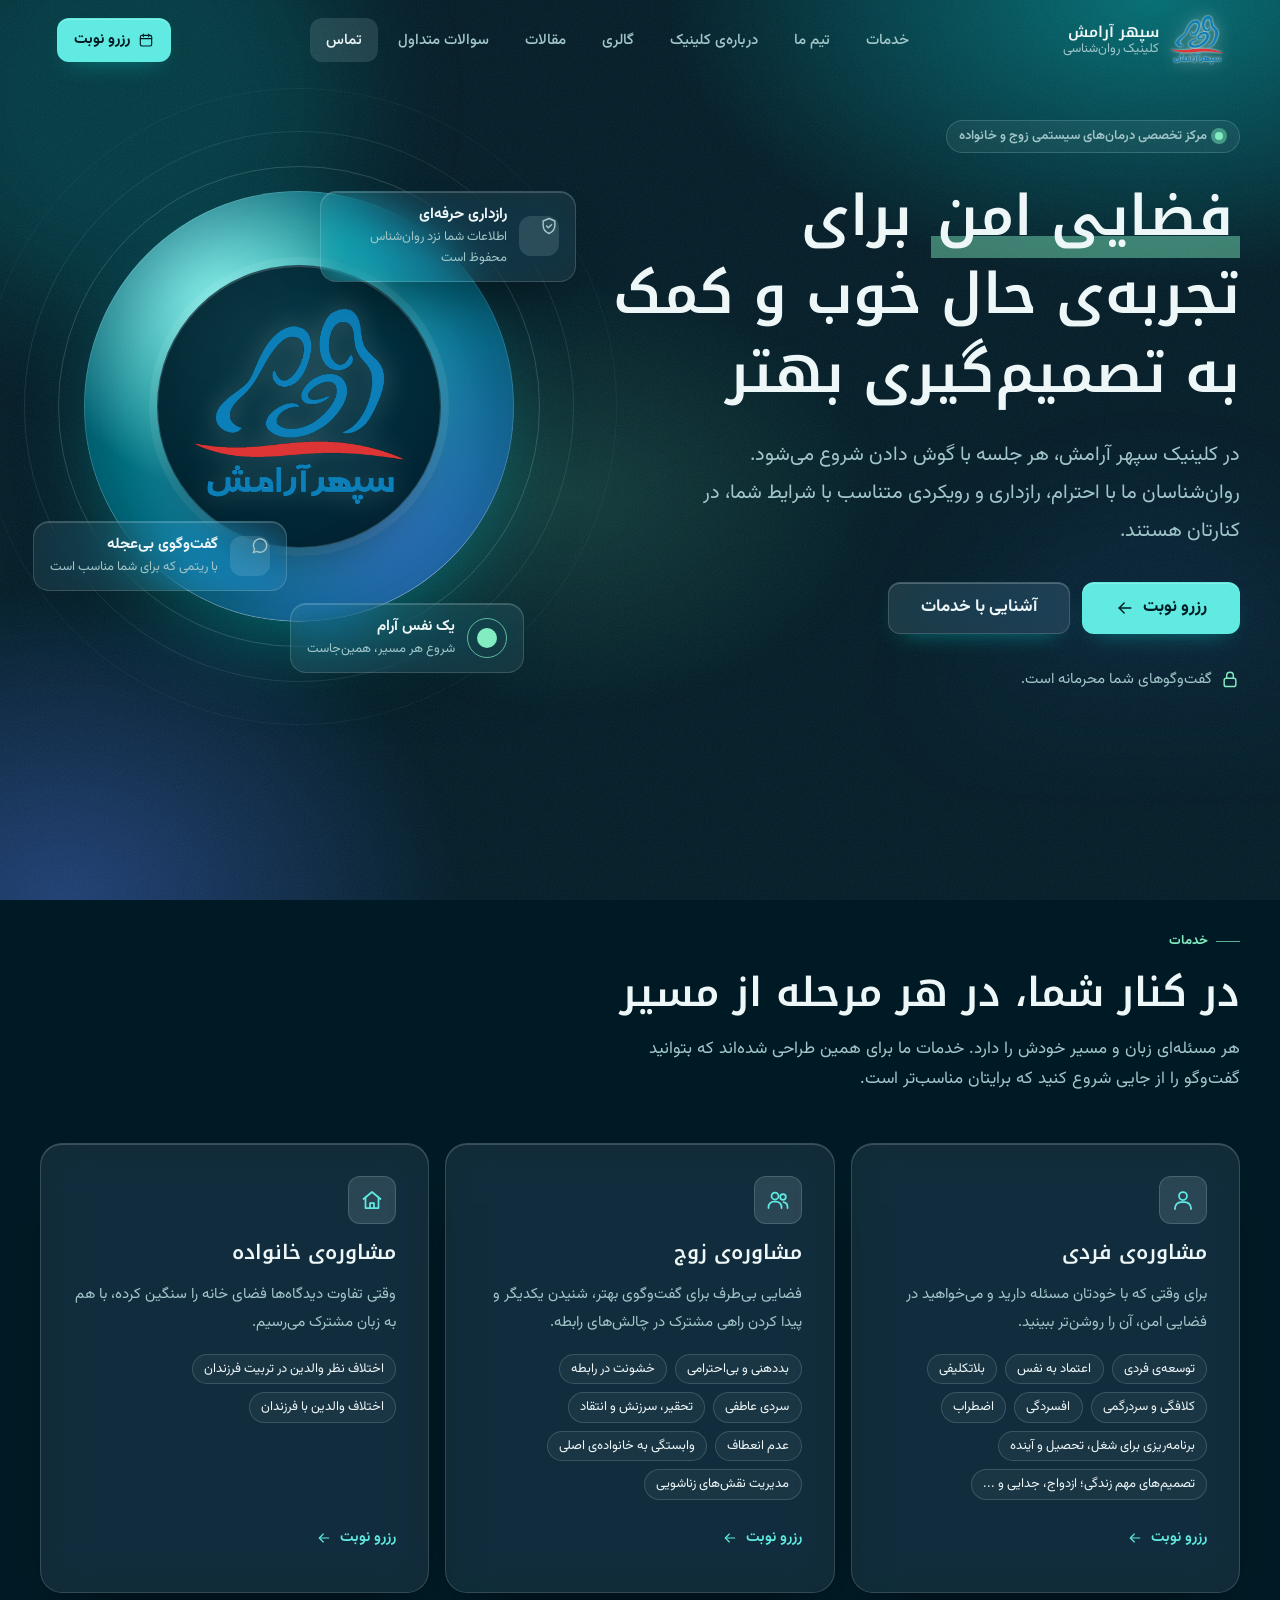
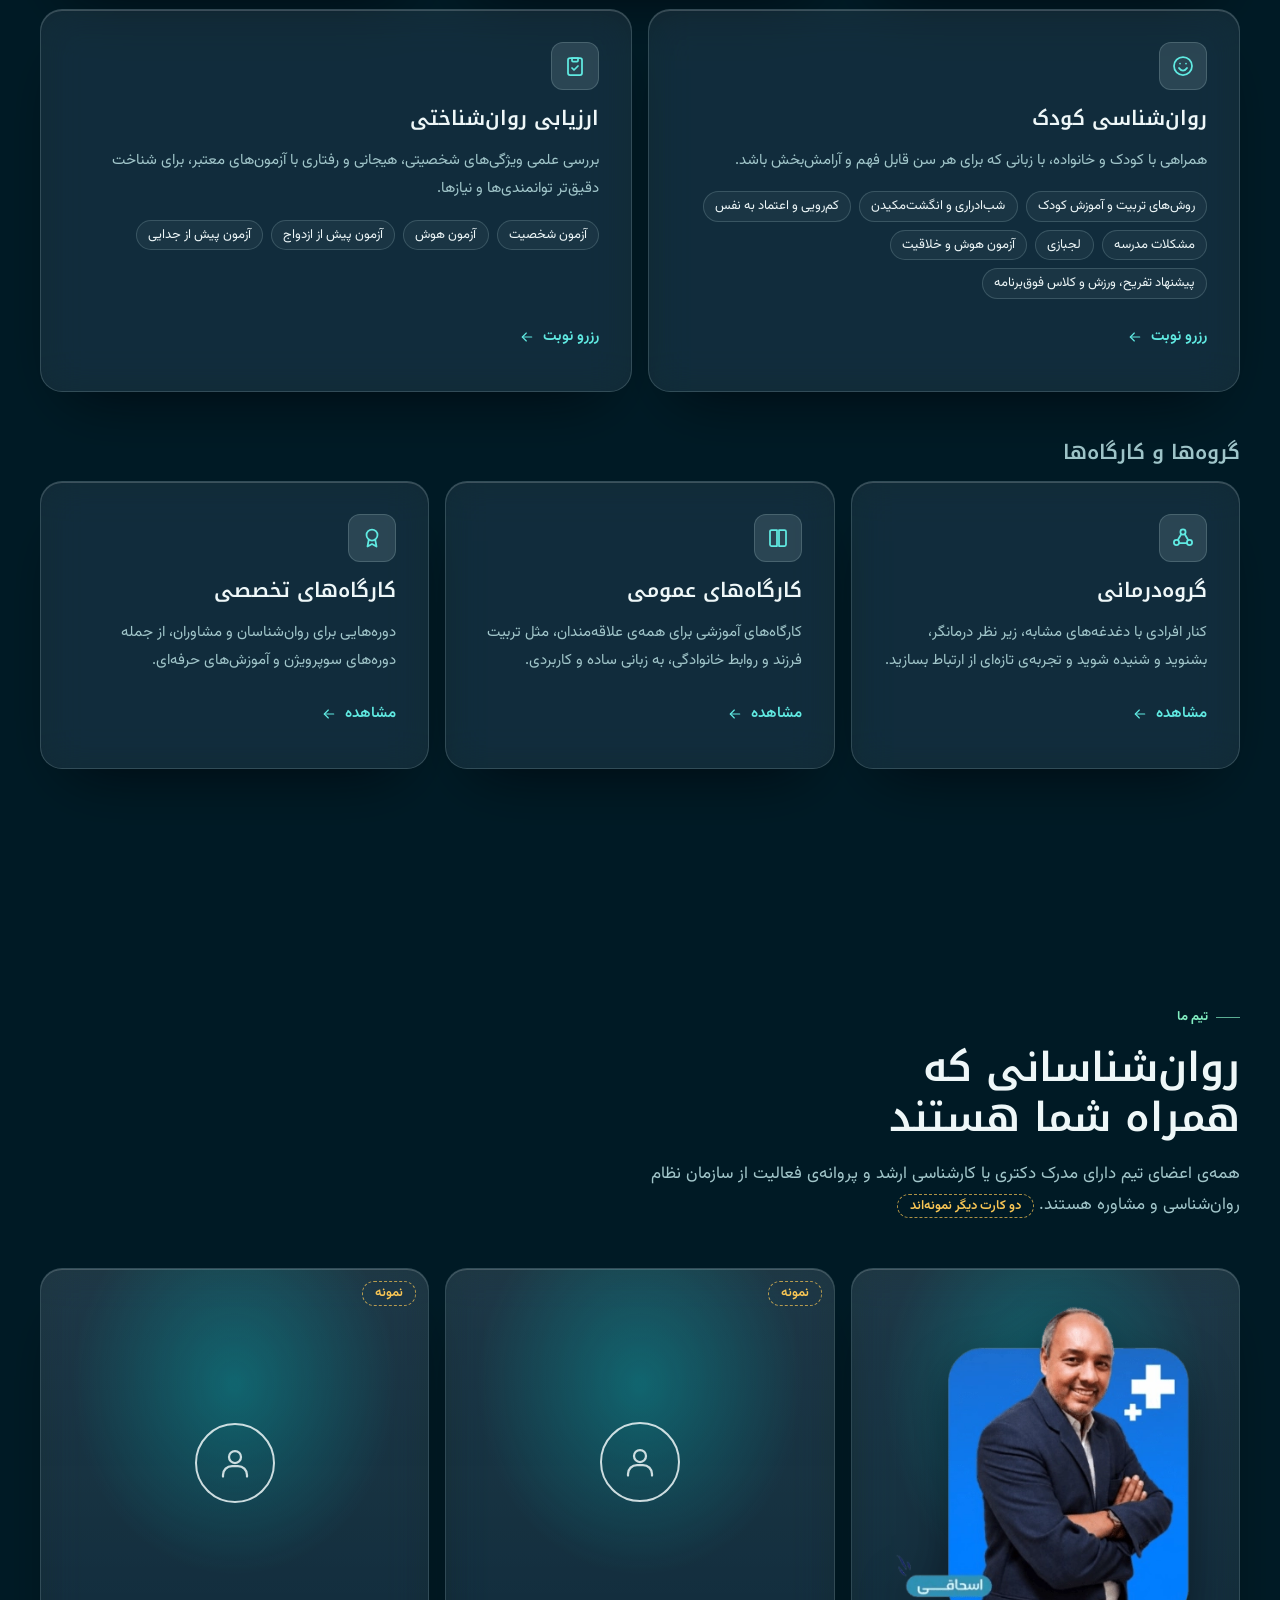
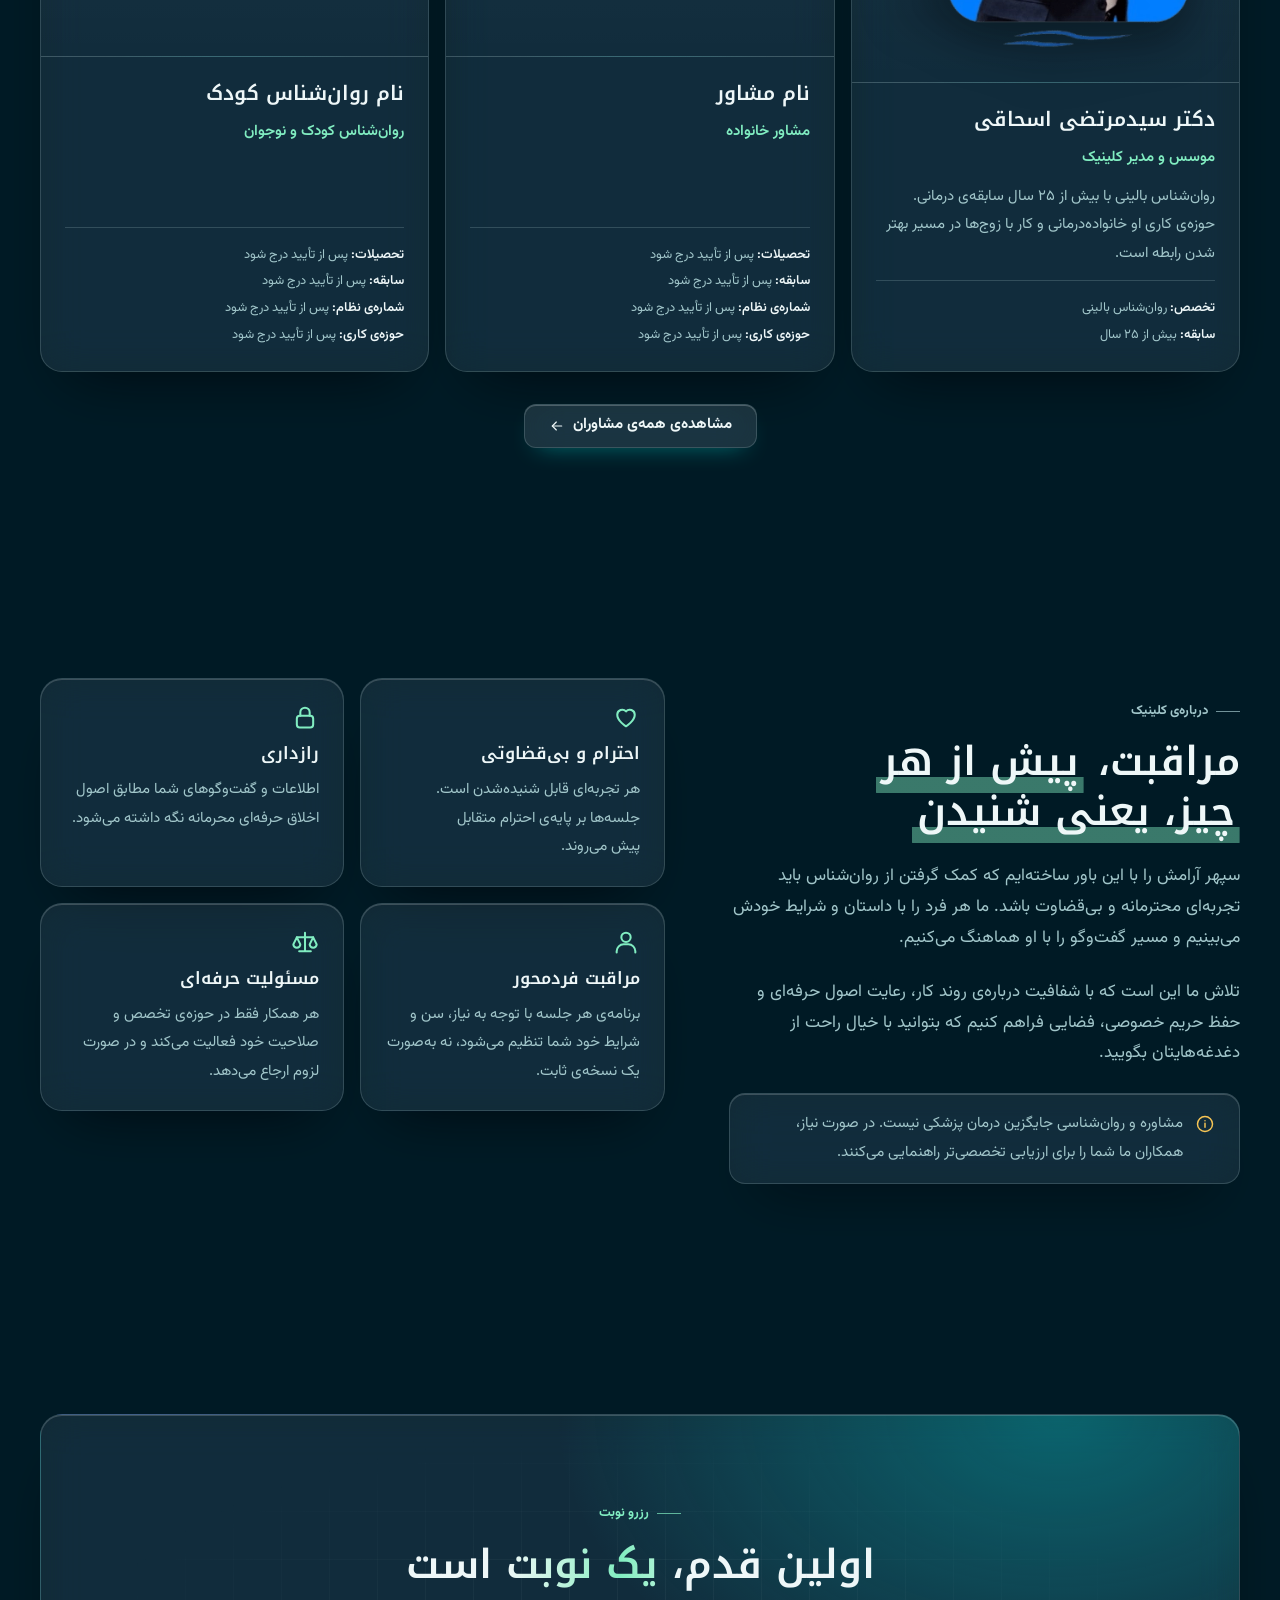
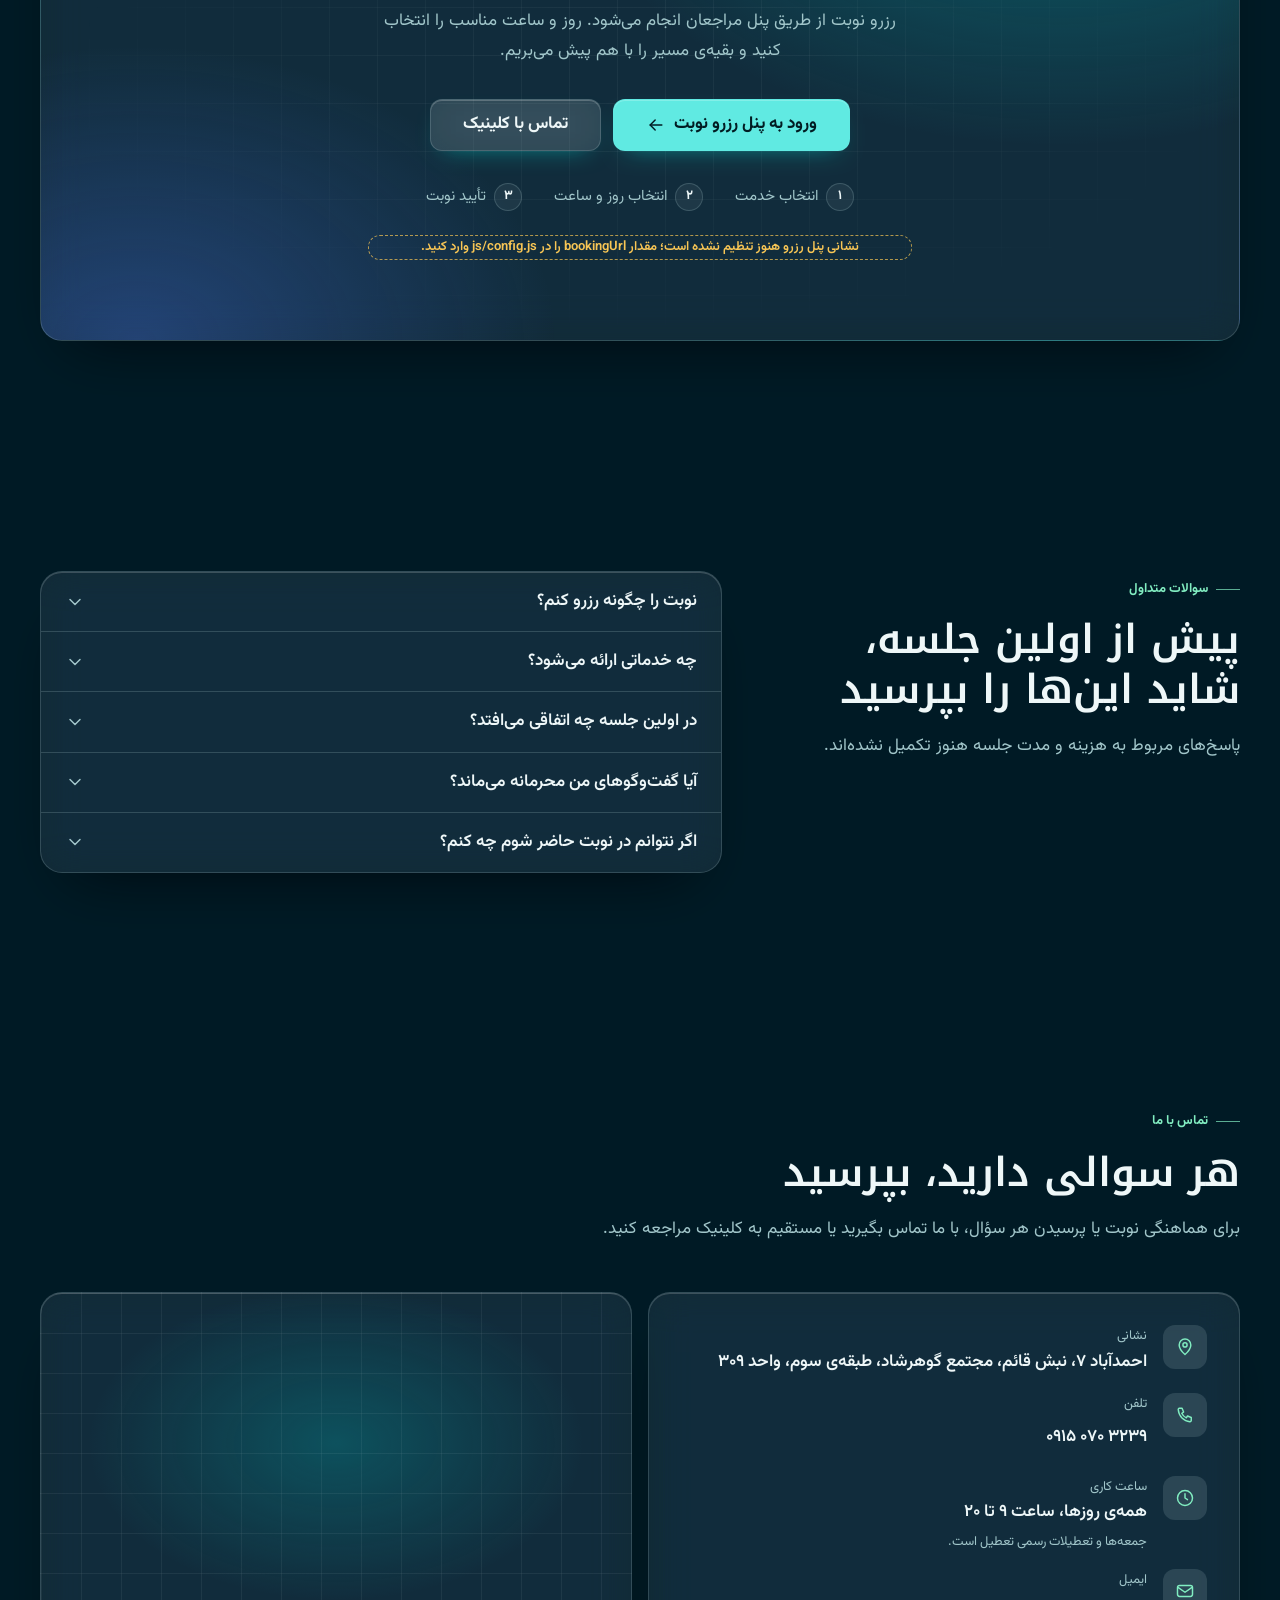
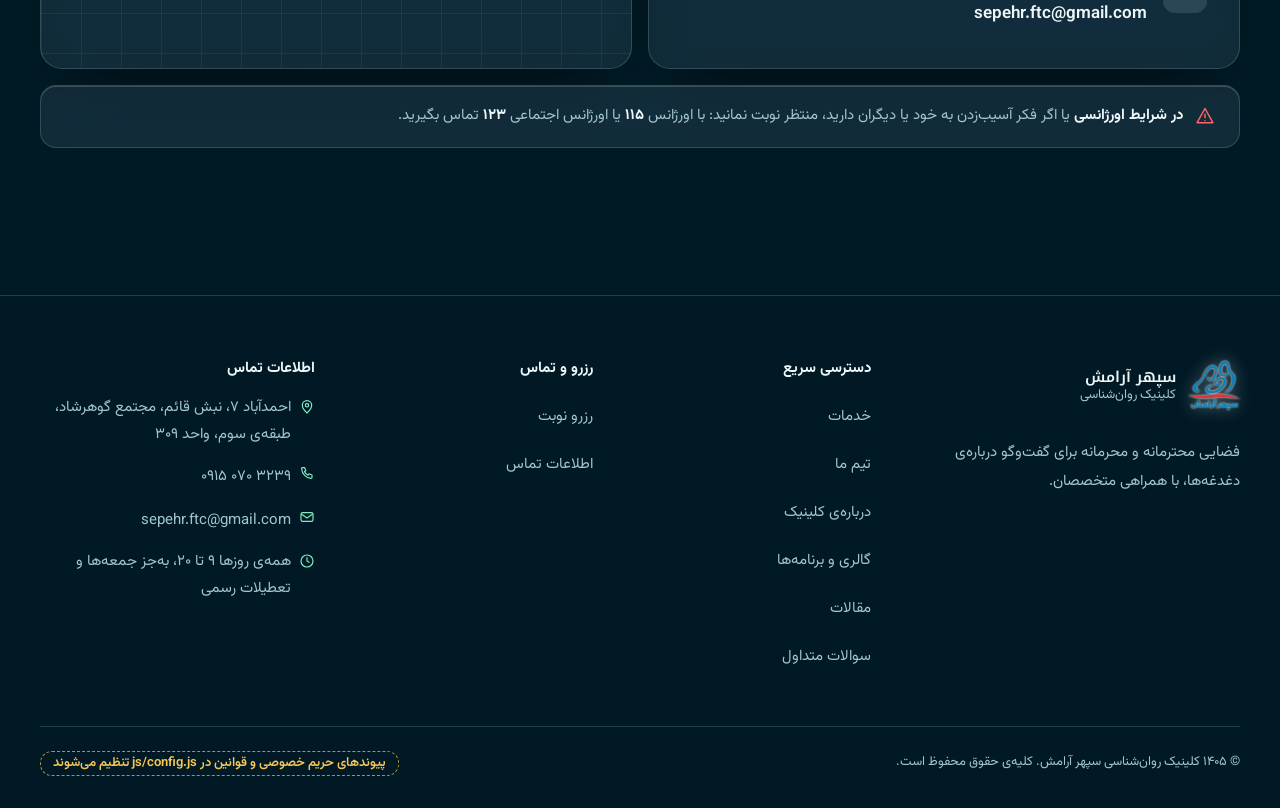
<file: index.html>
<!doctype html>
<html lang="fa" dir="rtl">
<head>
  <meta charset="utf-8">
  <meta name="viewport" content="width=device-width, initial-scale=1">
  <title>کلینیک روان‌شناسی سپهر آرامش</title>
  <meta name="description" content="کلینیک روان‌شناسی سپهر آرامش؛ مرکز تخصصی درمان‌های سیستمی زوج و خانواده، با خدمات مشاوره‌ی فردی، زوج، خانواده و کودک، گروه‌درمانی و کارگاه‌های آموزشی.">
  <meta name="theme-color" content="#0d2a3a">

  <!-- حالت JS و failsafe: اگر اسکریپت اصلی تا ۴ ثانیه آماده نشود، همه‌ی محتوا نمایش داده می‌شود -->
  <script>
    document.documentElement.classList.add("js");
    setTimeout(function () {
      if (!window.__sepehrReady) document.documentElement.classList.add("anim-failsafe");
    }, 4000);
  </script>

  <link rel="stylesheet" href="css/styles.css">
</head>
<body>
  <a class="skip-link" href="#main">پرش به محتوای اصلی</a>

  <!-- ===== Icon sprite (آیکون‌های درون‌خطی به سبک Lucide؛ README را ببینید) ===== -->
  <svg width="0" height="0" style="position:absolute" aria-hidden="true" focusable="false">
    <defs>
      <symbol id="i-user" viewBox="0 0 24 24"><circle cx="12" cy="8" r="4"/><path d="M4 21v-1a6 6 0 0 1 6-6h4a6 6 0 0 1 6 6v1"/></symbol>
      <symbol id="i-users" viewBox="0 0 24 24"><circle cx="9" cy="8" r="3.5"/><path d="M2.5 20v-1a5.5 5.5 0 0 1 5.5-5.5h2a5.5 5.5 0 0 1 5.5 5.5v1"/><circle cx="17" cy="9" r="2.8"/><path d="M17.5 14.2a4.8 4.8 0 0 1 4 4.8v1"/></symbol>
      <symbol id="i-smile" viewBox="0 0 24 24"><circle cx="12" cy="12" r="9"/><path d="M8 14s1.5 2.5 4 2.5S16 14 16 14"/><path d="M9 9.5h.01M15 9.5h.01"/></symbol>
      <symbol id="i-clipboard" viewBox="0 0 24 24"><rect x="5" y="4" width="14" height="17" rx="2"/><path d="M9 4h6v2.5a1 1 0 0 1-1 1h-4a1 1 0 0 1-1-1V4z"/><path d="m9 14 2 2 4-4"/></symbol>
      <symbol id="i-wind" viewBox="0 0 24 24"><path d="M3 8h10a3 3 0 1 0-3-3"/><path d="M3 12h15a3 3 0 1 1-3 3"/><path d="M3 16h6"/></symbol>
      <symbol id="i-sprout" viewBox="0 0 24 24"><path d="M12 21v-9"/><path d="M12 12c0-3.5-2.5-6-7-6 0 3.5 2.5 6 7 6z"/><path d="M12 14c0-3 2.2-5.5 7-5.5 0 3-2.2 5.5-7 5.5z"/></symbol>
      <symbol id="i-calendar" viewBox="0 0 24 24"><rect x="3.5" y="5" width="17" height="16" rx="2.5"/><path d="M8 3v4M16 3v4M3.5 10h17"/></symbol>
      <symbol id="i-arrow-left" viewBox="0 0 24 24"><path d="M19 12H5"/><path d="m11 6-6 6 6 6"/></symbol>
      <symbol id="i-menu" viewBox="0 0 24 24"><path d="M4 7h16M4 12h16M4 17h16"/></symbol>
      <symbol id="i-x" viewBox="0 0 24 24"><path d="M6 6l12 12M18 6 6 18"/></symbol>
      <symbol id="i-phone" viewBox="0 0 24 24"><path d="M5 4h3.5l1.8 4.5-2.2 1.4a11 11 0 0 0 5.5 5.5l1.4-2.2L19.5 15v3.5a1.5 1.5 0 0 1-1.6 1.5C10.7 19.6 4.4 13.3 4 6.1A1.5 1.5 0 0 1 5 4z"/></symbol>
      <symbol id="i-mail" viewBox="0 0 24 24"><rect x="3" y="5.5" width="18" height="13" rx="2.5"/><path d="m4 8 8 5.5L20 8"/></symbol>
      <symbol id="i-pin" viewBox="0 0 24 24"><path d="M12 21s7-6.2 7-11.5A7 7 0 0 0 5 9.5C5 14.8 12 21 12 21z"/><circle cx="12" cy="9.5" r="2.5"/></symbol>
      <symbol id="i-clock" viewBox="0 0 24 24"><circle cx="12" cy="12" r="9"/><path d="M12 7v5l3 2"/></symbol>
      <symbol id="i-shield" viewBox="0 0 24 24"><path d="M12 3 5 6v5.5c0 4.3 2.9 7.8 7 9.5 4.1-1.7 7-5.2 7-9.5V6l-7-3z"/><path d="m9 12 2.2 2.2L15 10.5"/></symbol>
      <symbol id="i-lock" viewBox="0 0 24 24"><rect x="5" y="11" width="14" height="10" rx="2.5"/><path d="M8 11V8a4 4 0 0 1 8 0v3"/></symbol>
      <symbol id="i-chat" viewBox="0 0 24 24"><path d="M20 11.5a8 8 0 0 1-11.9 7L4 20l1.5-4A8 8 0 1 1 20 11.5z"/></symbol>
      <symbol id="i-heart" viewBox="0 0 24 24"><path d="M12 20s-7.5-4.6-7.5-10A4.3 4.3 0 0 1 12 7.2 4.3 4.3 0 0 1 19.5 10C19.5 15.4 12 20 12 20z"/></symbol>
      <symbol id="i-scale" viewBox="0 0 24 24"><path d="M12 4v16M7 20h10M5 8h14"/><path d="m5 8-3 6a3 3 0 0 0 6 0L5 8zM19 8l-3 6a3 3 0 0 0 6 0l-3-6z"/></symbol>
      <symbol id="i-chevron-down" viewBox="0 0 24 24"><path d="m6 9 6 6 6-6"/></symbol>
      <symbol id="i-alert" viewBox="0 0 24 24"><path d="M12 3 2.5 20h19L12 3z"/><path d="M12 10v4M12 17.5h.01"/></symbol>
      <symbol id="i-home" viewBox="0 0 24 24"><path d="M3.5 11 12 4l8.5 7"/><path d="M5.5 9.5V20h13V9.5"/><path d="M10 20v-5h4v5"/></symbol>
      <symbol id="i-group" viewBox="0 0 24 24"><circle cx="12" cy="6" r="2.6"/><circle cx="5.5" cy="16.5" r="2.6"/><circle cx="18.5" cy="16.5" r="2.6"/><path d="M10.2 8.3 6.8 14M13.8 8.3l3.4 5.7M8.2 17h7.6"/></symbol>
      <symbol id="i-book" viewBox="0 0 24 24"><path d="M4 5.5A1.5 1.5 0 0 1 5.5 4H11v16H5.5A1.5 1.5 0 0 1 4 18.5v-13z"/><path d="M20 5.5A1.5 1.5 0 0 0 18.5 4H13v16h5.5a1.5 1.5 0 0 0 1.5-1.5v-13z"/></symbol>
      <symbol id="i-award" viewBox="0 0 24 24"><circle cx="12" cy="9" r="5.5"/><path d="m8.8 13.6-1.3 6.9 4.5-2.4 4.5 2.4-1.3-6.9"/></symbol>
      <symbol id="i-info" viewBox="0 0 24 24"><circle cx="12" cy="12" r="9"/><path d="M12 11v5M12 8h.01"/></symbol>
    </defs>
  </svg>

  <!-- ===== A. HEADER ===== -->
  <header class="site-header" id="site-header">
    <div class="container">
      <div class="site-header__bar">
        <a class="brand" href="#top" aria-label="کلینیک روان‌شناسی سپهر آرامش، بازگشت به بالای صفحه">
          <span class="brand__mark"><img src="assets/images/logo.png" alt="" width="722" height="672" decoding="async"></span>
          <span class="brand__text">
            <span class="brand__name">سپهر آرامش</span>
            <span class="brand__sub">کلینیک روان‌شناسی</span>
          </span>
        </a>

        <nav class="nav" id="site-nav" aria-label="ناوبری اصلی">
          <ul class="nav__list">
            <li><a class="nav__link" href="#services">خدمات</a></li>
            <li><a class="nav__link" href="#team">تیم ما</a></li>
            <li><a class="nav__link" href="#about">درباره‌ی کلینیک</a></li>
            <li><a class="nav__link" href="gallery.html">گالری</a></li>
            <li><a class="nav__link" href="blog.html">مقالات</a></li>
            <li><a class="nav__link" href="#faq">سوالات متداول</a></li>
            <li><a class="nav__link" href="#contact">تماس</a></li>
            <li class="nav__cta"><a class="btn btn--primary" href="#appointment" data-link="booking">رزرو نوبت</a></li>
          </ul>
        </nav>

        <div class="header-actions">
          <a class="btn btn--primary btn--sm" href="#appointment" data-link="booking">
            <svg class="icon icon--sm" aria-hidden="true"><use href="#i-calendar"/></svg>
            رزرو نوبت
          </a>
          <button class="nav-toggle" type="button" aria-expanded="false" aria-controls="site-nav" aria-label="باز و بسته کردن منو">
            <svg class="icon icon-menu" aria-hidden="true"><use href="#i-menu"/></svg>
            <svg class="icon icon-close" aria-hidden="true"><use href="#i-x"/></svg>
          </button>
        </div>
      </div>
    </div>
  </header>

  <main id="main">
    <!-- ===== B. HERO ===== -->
    <section class="hero" id="top" aria-labelledby="hero-title">
      <div class="hero__aurora" aria-hidden="true"><i></i><i></i></div>
      <div class="container hero__grid">
        <div class="hero__copy">
          <p class="hero__badge reveal"><i aria-hidden="true"></i>مرکز تخصصی درمان‌های سیستمی زوج و خانواده</p>

          <h1 id="hero-title" data-split>
            <span class="hl">فضایی امن</span> برای تجربه‌ی حال خوب و کمک به تصمیم‌گیری بهتر
          </h1>

          <p class="hero__lead stream" data-stream>
            در کلینیک سپهر آرامش، هر جلسه با گوش دادن شروع می‌شود. روان‌شناسان ما با احترام، رازداری و رویکردی متناسب با شرایط شما، در کنارتان هستند.<span class="stream__dot" aria-hidden="true"></span>
          </p>

          <div class="hero__actions reveal" style="--i:6">
            <a class="btn btn--primary btn--lg" href="#appointment" data-link="booking">
              رزرو نوبت
              <svg class="icon icon--go" aria-hidden="true"><use href="#i-arrow-left"/></svg>
            </a>
            <a class="btn btn--secondary btn--lg" href="#services">آشنایی با خدمات</a>
          </div>

          <p class="hero__note reveal" style="--i:8">
            <svg class="icon" aria-hidden="true"><use href="#i-lock"/></svg>
            گفت‌وگوهای شما محرمانه است.
          </p>
        </div>

        <div class="hero__visual" data-hero-visual>
          <div class="orb">
            <span class="orb__ring"></span><span class="orb__ring"></span><span class="orb__ring"></span>
            <div class="orb__logo"><img src="assets/images/logo.png" alt="لوگوی کلینیک روان‌شناسی سپهر آرامش" width="722" height="672" fetchpriority="high" decoding="async"></div>
          </div>

          <div class="float-card card float-card--a" aria-hidden="true">
            <span class="float-card__icon"><svg class="icon"><use href="#i-shield"/></svg></span>
            <div><strong>رازداری حرفه‌ای</strong><span>اطلاعات شما نزد روان‌شناس محفوظ است</span></div>
          </div>
          <div class="float-card card float-card--b" aria-hidden="true">
            <span class="float-card__icon"><svg class="icon"><use href="#i-chat"/></svg></span>
            <div><strong>گفت‌وگوی بی‌عجله</strong><span>با ریتمی که برای شما مناسب است</span></div>
          </div>
          <div class="float-card card float-card--c" aria-hidden="true">
            <span class="breath"><i></i></span>
            <div><strong>یک نفس آرام</strong><span>شروع هر مسیر، همین‌جاست</span></div>
          </div>
        </div>
      </div>
    </section>

    <!-- ===== C. SERVICES ===== -->
    <section class="section" id="services" aria-labelledby="services-title">
      <div class="container">
        <div class="section-head reveal">
          <p class="eyebrow">خدمات</p>
          <h2 id="services-title">در کنار شما، در هر مرحله از مسیر</h2>
          <p class="lead">هر مسئله‌ای زبان و مسیر خودش را دارد. خدمات ما برای همین طراحی شده‌اند که بتوانید گفت‌وگو را از جایی شروع کنید که برایتان مناسب‌تر است.</p>
        </div>

        <ul class="services__grid" data-stagger>
          <li class="service card reveal service--s2">
            <span class="service__icon"><svg class="icon icon--lg" aria-hidden="true"><use href="#i-user"/></svg></span>
            <h3>مشاوره‌ی فردی</h3>
            <p>برای وقتی که با خودتان مسئله دارید و می‌خواهید در فضایی امن، آن را روشن‌تر ببینید.</p>
            <ul class="service__topics" aria-label="موضوعات"><li>توسعه‌ی فردی</li><li>اعتماد به نفس</li><li>بلاتکلیفی</li><li>کلافگی و سردرگمی</li><li>افسردگی</li><li>اضطراب</li><li>برنامه‌ریزی برای شغل، تحصیل و آینده</li><li>تصمیم‌های مهم زندگی؛ ازدواج، جدایی و ...</li></ul>
            <a class="service__link" href="#appointment" data-link="booking">رزرو نوبت <svg class="icon icon--sm" aria-hidden="true"><use href="#i-arrow-left"/></svg></a>
          </li>
          <li class="service card reveal service--s2">
            <span class="service__icon"><svg class="icon icon--lg" aria-hidden="true"><use href="#i-users"/></svg></span>
            <h3>مشاوره‌ی زوج</h3>
            <p>فضایی بی‌طرف برای گفت‌وگوی بهتر، شنیدن یکدیگر و پیدا کردن راهی مشترک در چالش‌های رابطه.</p>
            <ul class="service__topics" aria-label="موضوعات"><li>بددهنی و بی‌احترامی</li><li>خشونت در رابطه</li><li>سردی عاطفی</li><li>تحقیر، سرزنش و انتقاد</li><li>عدم انعطاف</li><li>وابستگی به خانواده‌ی اصلی</li><li>مدیریت نقش‌های زناشویی</li></ul>
            <a class="service__link" href="#appointment" data-link="booking">رزرو نوبت <svg class="icon icon--sm" aria-hidden="true"><use href="#i-arrow-left"/></svg></a>
          </li>
          <li class="service card reveal service--s2">
            <span class="service__icon"><svg class="icon icon--lg" aria-hidden="true"><use href="#i-home"/></svg></span>
            <h3>مشاوره‌ی خانواده</h3>
            <p>وقتی تفاوت دیدگاه‌ها فضای خانه را سنگین کرده، با هم به زبان مشترک می‌رسیم.</p>
            <ul class="service__topics" aria-label="موضوعات"><li>اختلاف نظر والدین در تربیت فرزندان</li><li>اختلاف والدین با فرزندان</li></ul>
            <a class="service__link" href="#appointment" data-link="booking">رزرو نوبت <svg class="icon icon--sm" aria-hidden="true"><use href="#i-arrow-left"/></svg></a>
          </li>
          <li class="service card reveal service--s3">
            <span class="service__icon"><svg class="icon icon--lg" aria-hidden="true"><use href="#i-smile"/></svg></span>
            <h3>روان‌شناسی کودک</h3>
            <p>همراهی با کودک و خانواده، با زبانی که برای هر سن قابل فهم و آرامش‌بخش باشد.</p>
            <ul class="service__topics" aria-label="موضوعات"><li>روش‌های تربیت و آموزش کودک</li><li>شب‌ادراری و انگشت‌مکیدن</li><li>کم‌رویی و اعتماد به نفس</li><li>مشکلات مدرسه</li><li>لجبازی</li><li>آزمون هوش و خلاقیت</li><li>پیشنهاد تفریح، ورزش و کلاس فوق‌برنامه</li></ul>
            <a class="service__link" href="#appointment" data-link="booking">رزرو نوبت <svg class="icon icon--sm" aria-hidden="true"><use href="#i-arrow-left"/></svg></a>
          </li>
          <li class="service card reveal service--s3">
            <span class="service__icon"><svg class="icon icon--lg" aria-hidden="true"><use href="#i-clipboard"/></svg></span>
            <h3>ارزیابی روان‌شناختی</h3>
            <p>بررسی علمی ویژگی‌های شخصیتی، هیجانی و رفتاری با آزمون‌های معتبر، برای شناخت دقیق‌تر توانمندی‌ها و نیازها.</p>
            <ul class="service__topics" aria-label="موضوعات"><li>آزمون شخصیت</li><li>آزمون هوش</li><li>آزمون پیش از ازدواج</li><li>آزمون پیش از جدایی</li></ul>
            <a class="service__link" href="#appointment" data-link="booking">رزرو نوبت <svg class="icon icon--sm" aria-hidden="true"><use href="#i-arrow-left"/></svg></a>
          </li>
        </ul>

        <h3 class="services__label reveal">گروه‌ها و کارگاه‌ها</h3>
        <ul class="services__grid" data-stagger>
          <li class="service card reveal service--s2">
            <span class="service__icon"><svg class="icon icon--lg" aria-hidden="true"><use href="#i-group"/></svg></span>
            <h3>گروه‌درمانی</h3>
            <p>کنار افرادی با دغدغه‌های مشابه، زیر نظر درمانگر، بشنوید و شنیده شوید و تجربه‌ی تازه‌ای از ارتباط بسازید.</p>
            <a class="service__link" href="gallery.html#group">مشاهده <svg class="icon icon--sm" aria-hidden="true"><use href="#i-arrow-left"/></svg></a>
          </li>
          <li class="service card reveal service--s2">
            <span class="service__icon"><svg class="icon icon--lg" aria-hidden="true"><use href="#i-book"/></svg></span>
            <h3>کارگاه‌های عمومی</h3>
            <p>کارگاه‌های آموزشی برای همه‌ی علاقه‌مندان، مثل تربیت فرزند و روابط خانوادگی، به زبانی ساده و کاربردی.</p>
            <a class="service__link" href="gallery.html#public">مشاهده <svg class="icon icon--sm" aria-hidden="true"><use href="#i-arrow-left"/></svg></a>
          </li>
          <li class="service card reveal service--s2">
            <span class="service__icon"><svg class="icon icon--lg" aria-hidden="true"><use href="#i-award"/></svg></span>
            <h3>کارگاه‌های تخصصی</h3>
            <p>دوره‌هایی برای روان‌شناسان و مشاوران، از جمله دوره‌های سوپرویژن و آموزش‌های حرفه‌ای.</p>
            <a class="service__link" href="gallery.html#specialized">مشاهده <svg class="icon icon--sm" aria-hidden="true"><use href="#i-arrow-left"/></svg></a>
          </li>
        </ul>
      </div>
    </section>

    <!-- ===== D. TEAM (محتوای نمونه؛ فقط با اطلاعات تأییدشده جایگزین شود) ===== -->
    <section class="section" id="team" aria-labelledby="team-title">
      <div class="container">
        <div class="section-head reveal">
          <p class="eyebrow">تیم ما</p>
          <h2 id="team-title">روان‌شناسانی که همراه شما هستند</h2>
          <p class="lead">همه‌ی اعضای تیم دارای مدرک دکتری یا کارشناسی ارشد و پروانه‌ی فعالیت از سازمان نظام روان‌شناسی و مشاوره هستند. <span class="placeholder-tag">دو کارت دیگر نمونه‌اند</span></p>
        </div>

        <ul class="team__grid" data-stagger>
          <li class="member card reveal">
            <div class="member__photo member__photo--cutout">
              <img src="assets/images/team-ishaghi.png" alt="دکتر سیدمرتضی اسحاقی، موسس و مدیر کلینیک" width="413" height="442" loading="lazy" decoding="async">
            </div>
            <div class="member__body">
              <h3>دکتر سیدمرتضی اسحاقی</h3>
              <p class="member__role">موسس و مدیر کلینیک</p>
              <p class="member__bio">روان‌شناس بالینی با بیش از ۲۵ سال سابقه‌ی درمانی. حوزه‌ی کاری او خانواده‌درمانی و کار با زوج‌ها در مسیر بهتر شدن رابطه است.</p>
              <div class="member__meta">
                <span><b>تخصص:</b> روان‌شناس بالینی</span>
                <span><b>سابقه:</b> بیش از ۲۵ سال</span>
              </div>
            </div>
          </li>
          <li class="member card reveal">
            <div class="member__photo">
              <span class="placeholder-tag">نمونه</span>
              <span class="member__avatar" aria-hidden="true"><svg class="icon"><use href="#i-user"/></svg></span>
            </div>
            <div class="member__body">
              <h3>نام مشاور</h3>
              <p class="member__role">مشاور خانواده</p>
              <div class="member__meta">
                <span><b>تحصیلات:</b> پس از تأیید درج شود</span>
                <span><b>سابقه:</b> پس از تأیید درج شود</span>
                <span><b>شماره‌ی نظام:</b> پس از تأیید درج شود</span>
                <span><b>حوزه‌ی کاری:</b> پس از تأیید درج شود</span>
              </div>
            </div>
          </li>
          <li class="member card reveal">
            <div class="member__photo">
              <span class="placeholder-tag">نمونه</span>
              <span class="member__avatar" aria-hidden="true"><svg class="icon"><use href="#i-user"/></svg></span>
            </div>
            <div class="member__body">
              <h3>نام روان‌شناس کودک</h3>
              <p class="member__role">روان‌شناس کودک و نوجوان</p>
              <div class="member__meta">
                <span><b>تحصیلات:</b> پس از تأیید درج شود</span>
                <span><b>سابقه:</b> پس از تأیید درج شود</span>
                <span><b>شماره‌ی نظام:</b> پس از تأیید درج شود</span>
                <span><b>حوزه‌ی کاری:</b> پس از تأیید درج شود</span>
              </div>
            </div>
          </li>
        </ul>

        <p class="team__more reveal">
          <a class="btn btn--secondary" href="team.html">مشاهده‌ی همه‌ی مشاوران
            <svg class="icon icon--sm" aria-hidden="true"><use href="#i-arrow-left"/></svg></a>
        </p>
      </div>
    </section>

    <!-- ===== E. ABOUT ===== -->
    <section class="section" id="about" aria-labelledby="about-title">
      <div class="container about__grid">
        <div class="about__intro reveal">
          <p class="eyebrow">درباره‌ی کلینیک</p>
          <h2 id="about-title">مراقبت، <span class="hl hl--scroll">پیش از هر چیز، یعنی شنیدن</span></h2>
          <p>سپهر آرامش را با این باور ساخته‌ایم که کمک گرفتن از روان‌شناس باید تجربه‌ای محترمانه و بی‌قضاوت باشد. ما هر فرد را با داستان و شرایط خودش می‌بینیم و مسیر گفت‌وگو را با او هماهنگ می‌کنیم.</p>
          <p>تلاش ما این است که با شفافیت درباره‌ی روند کار، رعایت اصول حرفه‌ای و حفظ حریم خصوصی، فضایی فراهم کنیم که بتوانید با خیال راحت از دغدغه‌هایتان بگویید.</p>
          <p class="about__notice card">
            <svg class="icon" aria-hidden="true"><use href="#i-info"/></svg>
            <span>مشاوره و روان‌شناسی جایگزین درمان پزشکی نیست. در صورت نیاز، همکاران ما شما را برای ارزیابی تخصصی‌تر راهنمایی می‌کنند.</span>
          </p>
        </div>

        <ul class="principles" data-stagger>
          <li class="principle card reveal">
            <svg class="icon" aria-hidden="true"><use href="#i-heart"/></svg>
            <h3>احترام و بی‌قضاوتی</h3>
            <p>هر تجربه‌ای قابل شنیده‌شدن است. جلسه‌ها بر پایه‌ی احترام متقابل پیش می‌روند.</p>
          </li>
          <li class="principle card reveal">
            <svg class="icon" aria-hidden="true"><use href="#i-lock"/></svg>
            <h3>رازداری</h3>
            <p>اطلاعات و گفت‌وگوهای شما مطابق اصول اخلاق حرفه‌ای محرمانه نگه داشته می‌شود.</p>
          </li>
          <li class="principle card reveal">
            <svg class="icon" aria-hidden="true"><use href="#i-user"/></svg>
            <h3>مراقبت فردمحور</h3>
            <p>برنامه‌ی هر جلسه با توجه به نیاز، سن و شرایط خود شما تنظیم می‌شود، نه به‌صورت یک نسخه‌ی ثابت.</p>
          </li>
          <li class="principle card reveal">
            <svg class="icon" aria-hidden="true"><use href="#i-scale"/></svg>
            <h3>مسئولیت حرفه‌ای</h3>
            <p>هر همکار فقط در حوزه‌ی تخصص و صلاحیت خود فعالیت می‌کند و در صورت لزوم ارجاع می‌دهد.</p>
          </li>
        </ul>
      </div>
    </section>

    <!-- ===== F. APPOINTMENT CTA ===== -->
    <section class="section" id="appointment" aria-labelledby="cta-title">
      <div class="container">
        <div class="cta card reveal">
          <p class="eyebrow">رزرو نوبت</p>
          <h2 id="cta-title">اولین قدم، <span class="gradient-text">یک نوبت</span> است</h2>
          <p class="cta__lead">رزرو نوبت از طریق پنل مراجعان انجام می‌شود. روز و ساعت مناسب را انتخاب کنید و بقیه‌ی مسیر را با هم پیش می‌بریم.</p>

          <div class="cta__actions">
            <a class="btn btn--primary btn--lg" href="#appointment" data-link="booking" data-booking-cta>
              ورود به پنل رزرو نوبت
              <svg class="icon icon--go" aria-hidden="true"><use href="#i-arrow-left"/></svg>
            </a>
            <a class="btn btn--secondary btn--lg" href="#contact">تماس با کلینیک</a>
          </div>

          <ol class="cta__steps">
            <li><b aria-hidden="true">۱</b>انتخاب خدمت</li>
            <li><b aria-hidden="true">۲</b>انتخاب روز و ساعت</li>
            <li><b aria-hidden="true">۳</b>تأیید نوبت</li>
          </ol>

          <!-- فقط تا زمانی که نشانی واقعی پنل در js/config.js تنظیم نشده نمایش داده می‌شود -->
          <p class="cta__dev placeholder-tag" data-booking-dev role="note">
            نشانی پنل رزرو هنوز تنظیم نشده است؛ مقدار bookingUrl را در js/config.js وارد کنید.
          </p>
        </div>
      </div>
    </section>

    <!-- ===== G. FAQ ===== -->
    <section class="section" id="faq" aria-labelledby="faq-title">
      <div class="container faq__wrap">
        <div class="section-head reveal">
          <p class="eyebrow">سوالات متداول</p>
          <h2 id="faq-title">پیش از اولین جلسه، شاید این‌ها را بپرسید</h2>
          <p class="lead">پاسخ‌های مربوط به هزینه و مدت جلسه هنوز تکمیل نشده‌اند.</p>
        </div>

        <div class="accordion card reveal" data-accordion>
          <div class="accordion__item">
            <h3 class="accordion__heading">
              <button class="accordion__button" type="button" aria-expanded="false" aria-controls="faq-1" id="faq-1-btn">
                نوبت را چگونه رزرو کنم؟
                <svg class="icon" aria-hidden="true"><use href="#i-chevron-down"/></svg>
              </button>
            </h3>
            <div class="accordion__panel" id="faq-1" role="region" aria-labelledby="faq-1-btn">
              <div class="accordion__panel-inner"><div>برای رزرو، روی دکمه‌ی «رزرو نوبت» بزنید تا به پنل مراجعان منتقل شوید. در آنجا خدمت، روز و ساعت دلخواهتان را انتخاب و نوبت را تأیید می‌کنید. اگر ترجیح می‌دهید، می‌توانید با کلینیک تماس بگیرید.</div></div>
            </div>
          </div>
          <div class="accordion__item">
            <h3 class="accordion__heading">
              <button class="accordion__button" type="button" aria-expanded="false" aria-controls="faq-2" id="faq-2-btn">
                چه خدماتی ارائه می‌شود؟
                <svg class="icon" aria-hidden="true"><use href="#i-chevron-down"/></svg>
              </button>
            </h3>
            <div class="accordion__panel" id="faq-2" role="region" aria-labelledby="faq-2-btn">
              <div class="accordion__panel-inner"><div>مشاوره‌ی فردی، زوج، خانواده و کودک، ارزیابی روان‌شناختی، گروه‌درمانی و کارگاه‌های آموزشی عمومی و تخصصی. اگر مطمئن نیستید کدام خدمت مناسب شماست، پیش از رزرو با کلینیک تماس بگیرید تا راهنمایی شوید.</div></div>
            </div>
          </div>
          <div class="accordion__item">
            <h3 class="accordion__heading">
              <button class="accordion__button" type="button" aria-expanded="false" aria-controls="faq-3" id="faq-3-btn">
                در اولین جلسه چه اتفاقی می‌افتد؟
                <svg class="icon" aria-hidden="true"><use href="#i-chevron-down"/></svg>
              </button>
            </h3>
            <div class="accordion__panel" id="faq-3" role="region" aria-labelledby="faq-3-btn">
              <div class="accordion__panel-inner"><div>معمولاً جلسه‌ی اول با آشنایی و گفت‌وگو درباره‌ی دلیل مراجعه‌ی شما آغاز می‌شود. لازم نیست چیزی را از پیش آماده کنید؛ می‌توانید از هر جایی که برایتان راحت‌تر است شروع کنید. مدت جلسه و هزینه را پیش از رزرو اعلام می‌کنیم. <span class="placeholder-tag">جزئیات واقعی درج شود</span></div></div>
            </div>
          </div>
          <div class="accordion__item">
            <h3 class="accordion__heading">
              <button class="accordion__button" type="button" aria-expanded="false" aria-controls="faq-4" id="faq-4-btn">
                آیا گفت‌وگوهای من محرمانه می‌ماند؟
                <svg class="icon" aria-hidden="true"><use href="#i-chevron-down"/></svg>
              </button>
            </h3>
            <div class="accordion__panel" id="faq-4" role="region" aria-labelledby="faq-4-btn">
              <div class="accordion__panel-inner"><div>رازداری یکی از اصول اخلاق حرفه‌ای در روان‌شناسی است و محتوای جلسه‌ها محرمانه نگه داشته می‌شود. استثناهای قانونی و اخلاقی، مثل خطر جدی برای جان فرد یا دیگران، پیش از شروع کار برایتان توضیح داده می‌شود.</div></div>
            </div>
          </div>
          <div class="accordion__item">
            <h3 class="accordion__heading">
              <button class="accordion__button" type="button" aria-expanded="false" aria-controls="faq-5" id="faq-5-btn">
                اگر نتوانم در نوبت حاضر شوم چه کنم؟
                <svg class="icon" aria-hidden="true"><use href="#i-chevron-down"/></svg>
              </button>
            </h3>
            <div class="accordion__panel" id="faq-5" role="region" aria-labelledby="faq-5-btn">
              <div class="accordion__panel-inner"><div>اگر نمی‌توانید در نوبت حاضر شوید، هرچه زودتر اطلاع دهید. مبلغ بازگشتی بیعانه بر اساس زمان لغو است:
                <ul class="policy">
                  <li><b>تا ۲۴ ساعت پیش از جلسه</b><span>بازگشت کامل بیعانه</span></li>
                  <li><b>حدود ۵ ساعت پیش از جلسه</b><span>بازگشت ۷۰ درصد</span></li>
                  <li><b>کمتر از ۵ ساعت یا عدم حضور</b><span>بازگشت ۱۰ درصد</span></li>
                </ul></div></div>
            </div>
          </div>
        </div>
      </div>
    </section>

    <!-- ===== H. CONTACT (همه‌ی مقادیر نمونه‌اند) ===== -->
    <section class="section" id="contact" aria-labelledby="contact-title">
      <div class="container">
        <div class="section-head reveal">
          <p class="eyebrow">تماس با ما</p>
          <h2 id="contact-title">هر سوالی دارید، بپرسید</h2>
          <p class="lead">برای هماهنگی نوبت یا پرسیدن هر سؤال، با ما تماس بگیرید یا مستقیم به کلینیک مراجعه کنید.</p>
        </div>

        <div class="contact__grid" data-stagger>
          <dl class="contact__list card reveal">
            <div class="contact__item">
              <span class="float-card__icon"><svg class="icon" aria-hidden="true"><use href="#i-pin"/></svg></span>
              <div><dt>نشانی</dt><dd><address>احمدآباد ۷، نبش قائم، مجتمع گوهرشاد، طبقه‌ی سوم، واحد ۳۰۹</address></dd></div>
            </div>
            <div class="contact__item">
              <span class="float-card__icon"><svg class="icon" aria-hidden="true"><use href="#i-phone"/></svg></span>
              <div><dt>تلفن</dt><dd><a class="contact__link ltr" href="tel:+989150703239" aria-label="تماس تلفنی با کلینیک، ۰۹۱۵ ۰۷۰ ۳۲۳۹">۰۹۱۵ ۰۷۰ ۳۲۳۹</a></dd></div>
            </div>
            <div class="contact__item">
              <span class="float-card__icon"><svg class="icon" aria-hidden="true"><use href="#i-clock"/></svg></span>
              <div><dt>ساعت کاری</dt><dd>همه‌ی روزها، ساعت ۹ تا ۲۰ <small>جمعه‌ها و تعطیلات رسمی تعطیل است.</small></dd></div>
            </div>
            <div class="contact__item">
              <span class="float-card__icon"><svg class="icon" aria-hidden="true"><use href="#i-mail"/></svg></span>
              <div><dt>ایمیل</dt><dd><a class="contact__link ltr" href="mailto:sepehr.ftc@gmail.com">sepehr.ftc@gmail.com</a></dd></div>
            </div>
          </dl>

          <div class="map-slot card reveal" data-map-slot>
            <!-- نقشه‌ی داخل صفحه: مقدار mapEmbedUrl را در js/config.js بگذارید (راهنما در README) -->
            <div class="map-slot__inner">
              <svg class="icon" aria-hidden="true"><use href="#i-pin"/></svg>
              <h3>موقعیت کلینیک روی نقشه</h3>
              <p>احمدآباد ۷، نبش قائم، مجتمع گوهرشاد</p>
            </div>
          </div>
        </div>

        <p class="emergency card reveal">
          <svg class="icon" aria-hidden="true"><use href="#i-alert"/></svg>
          <span><b>در شرایط اورژانسی</b> یا اگر فکر آسیب‌زدن به خود یا دیگران دارید، منتظر نوبت نمانید: با اورژانس <b>۱۱۵</b> یا اورژانس اجتماعی <b>۱۲۳</b> تماس بگیرید.</span>
        </p>
      </div>
    </section>
  </main>

  <!-- ===== I. FOOTER ===== -->
  <footer class="site-footer">
    <div class="container">
      <div class="footer__grid">
        <div class="footer__about">
          <a class="brand" href="#top">
            <span class="brand__mark"><img src="assets/images/logo.png" alt="" width="722" height="672" decoding="async"></span>
            <span class="brand__text"><span class="brand__name">سپهر آرامش</span><span class="brand__sub">کلینیک روان‌شناسی</span></span>
          </a>
          <p>فضایی محترمانه و محرمانه برای گفت‌وگو درباره‌ی دغدغه‌ها، با همراهی متخصصان.</p>
        </div>

        <nav aria-label="پیوندهای فوتر">
          <h2 class="footer__title">دسترسی سریع</h2>
          <ul class="footer__links">
            <li><a href="#services">خدمات</a></li>
            <li><a href="#team">تیم ما</a></li>
            <li><a href="#about">درباره‌ی کلینیک</a></li>
            <li><a href="gallery.html">گالری و برنامه‌ها</a></li>
            <li><a href="blog.html">مقالات</a></li>
            <li><a href="#faq">سوالات متداول</a></li>
          </ul>
        </nav>

        <div>
          <h2 class="footer__title">رزرو و تماس</h2>
          <ul class="footer__links">
            <li><a href="#appointment" data-link="booking">رزرو نوبت</a></li>
            <li><a href="#contact">اطلاعات تماس</a></li>
          </ul>
        </div>

        <div>
          <h2 class="footer__title">اطلاعات تماس</h2>
          <ul class="footer__contact">
            <li><svg class="icon icon--sm" aria-hidden="true"><use href="#i-pin"/></svg><address>احمدآباد ۷، نبش قائم، مجتمع گوهرشاد، طبقه‌ی سوم، واحد ۳۰۹</address></li>
            <li><svg class="icon icon--sm" aria-hidden="true"><use href="#i-phone"/></svg><a class="contact__link ltr" href="tel:+989150703239" aria-label="تماس تلفنی با کلینیک، ۰۹۱۵ ۰۷۰ ۳۲۳۹">۰۹۱۵ ۰۷۰ ۳۲۳۹</a></li>
            <li><svg class="icon icon--sm" aria-hidden="true"><use href="#i-mail"/></svg><a class="contact__link ltr" href="mailto:sepehr.ftc@gmail.com">sepehr.ftc@gmail.com</a></li>
            <li><svg class="icon icon--sm" aria-hidden="true"><use href="#i-clock"/></svg><span>همه‌ی روزها ۹ تا ۲۰، به‌جز جمعه‌ها و تعطیلات رسمی</span></li>
          </ul>
        </div>
      </div>

      <div class="footer__bottom">
        <p>© <span data-year>۱۴۰۵</span> کلینیک روان‌شناسی سپهر آرامش. کلیه‌ی حقوق محفوظ است.</p>
        <ul>
          <li><a href="#" data-link="privacy" hidden>حریم خصوصی</a></li>
          <li><a href="#" data-link="terms" hidden>قوانین و مقررات</a></li>
          <li data-legal-placeholder><span class="placeholder-tag">پیوندهای حریم خصوصی و قوانین در js/config.js تنظیم می‌شوند</span></li>
        </ul>
      </div>
    </div>
  </footer>

  <script src="js/config.js"></script>
  <script src="js/script.js"></script>
</body>
</html>
</file>
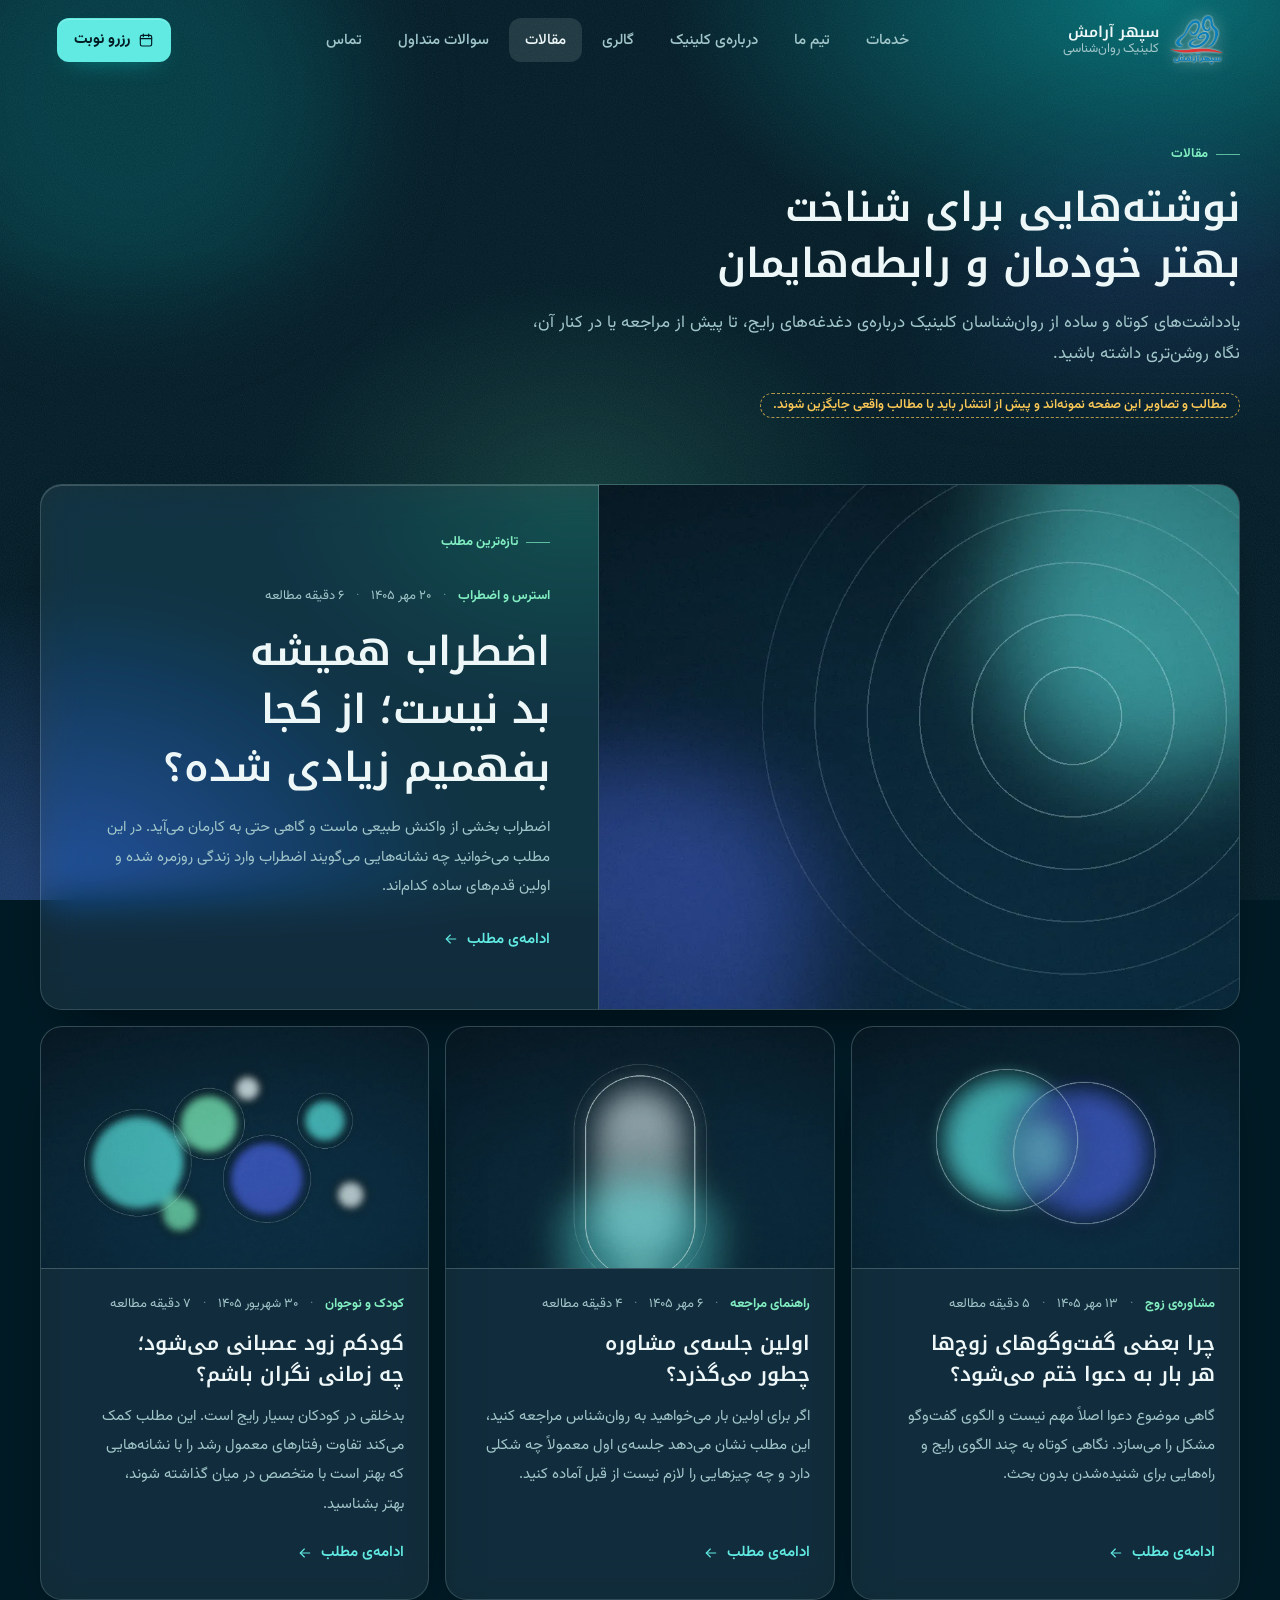
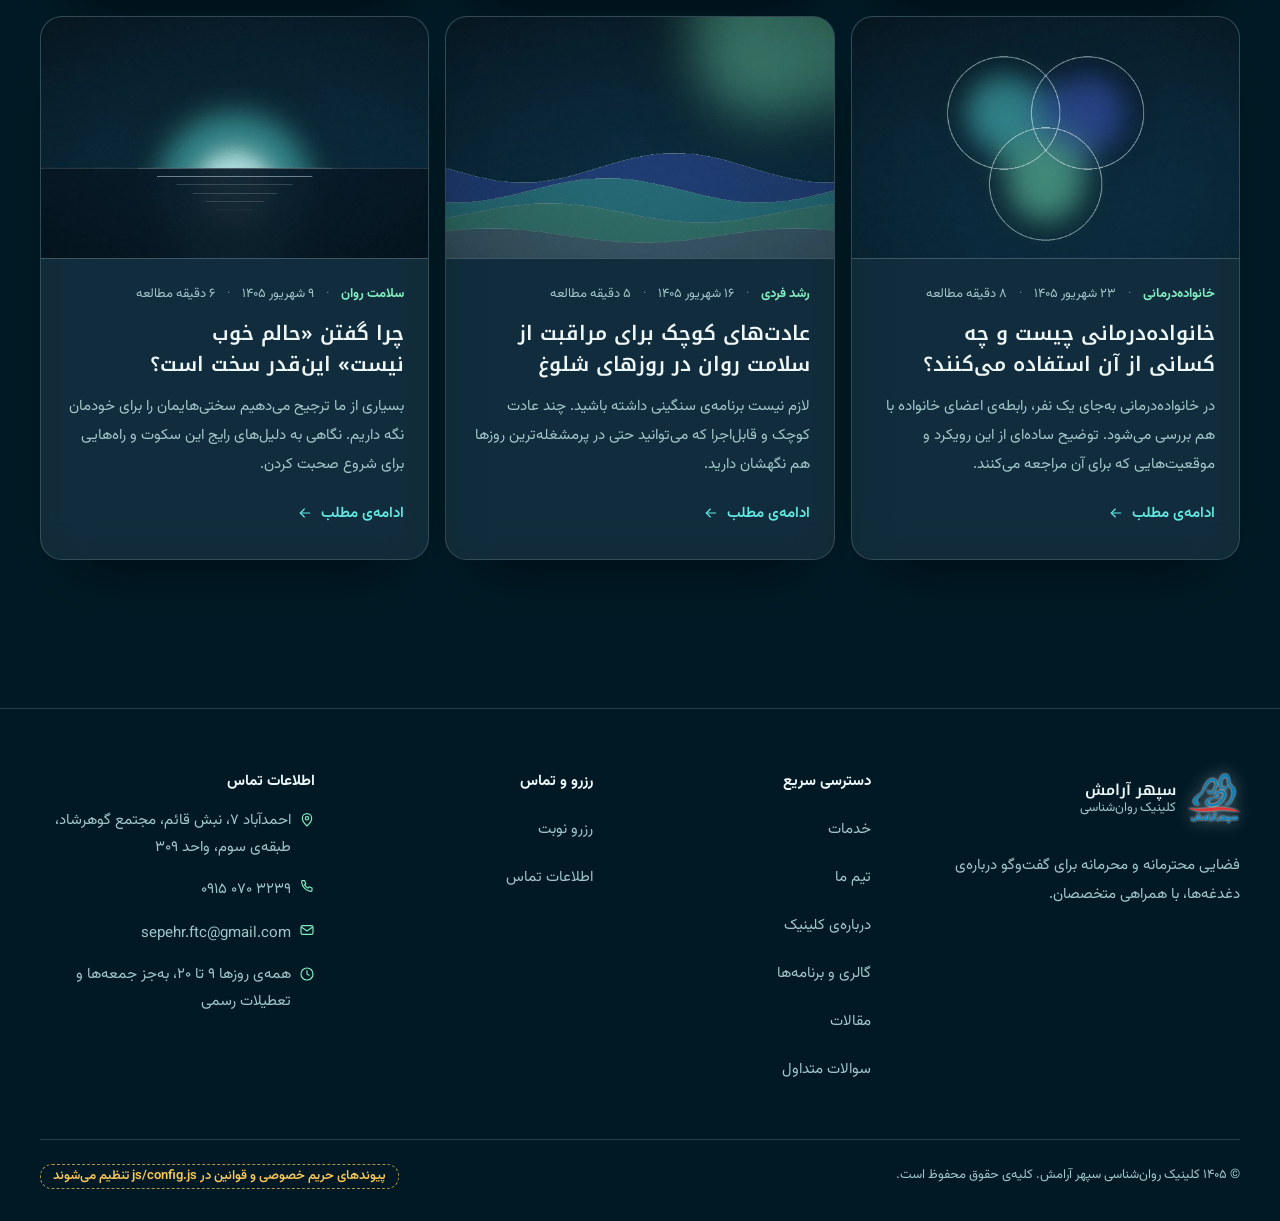
<file: blog.html>
<!doctype html>
<html lang="fa" dir="rtl">
<head>
  <meta charset="utf-8">
  <meta name="viewport" content="width=device-width, initial-scale=1">
  <title>مقالات | کلینیک روان‌شناسی سپهر آرامش</title>
  <meta name="description" content="مقالات کلینیک روان‌شناسی سپهر آرامش درباره‌ی سلامت روان، روابط زوجین، خانواده‌درمانی، کودک و نوجوان و مدیریت استرس.">
  <meta name="theme-color" content="#0d2a3a">
  <script>
    document.documentElement.classList.add("js");
    setTimeout(function () {
      if (!window.__sepehrReady) document.documentElement.classList.add("anim-failsafe");
    }, 4000);
  </script>
  <link rel="stylesheet" href="css/styles.css">
</head>
<body>
  <a class="skip-link" href="#main">پرش به محتوای اصلی</a>

  <svg width="0" height="0" style="position:absolute" aria-hidden="true" focusable="false">
    <defs>
      <symbol id="i-menu" viewBox="0 0 24 24"><path d="M4 7h16M4 12h16M4 17h16"/></symbol>
      <symbol id="i-x" viewBox="0 0 24 24"><path d="M6 6l12 12M18 6 6 18"/></symbol>
      <symbol id="i-calendar" viewBox="0 0 24 24"><rect x="3.5" y="5" width="17" height="16" rx="2.5"/><path d="M8 3v4M16 3v4M3.5 10h17"/></symbol>
      <symbol id="i-arrow-left" viewBox="0 0 24 24"><path d="M19 12H5"/><path d="m11 6-6 6 6 6"/></symbol>
      <symbol id="i-pin" viewBox="0 0 24 24"><path d="M12 21s7-6.2 7-11.5A7 7 0 0 0 5 9.5C5 14.8 12 21 12 21z"/><circle cx="12" cy="9.5" r="2.5"/></symbol>
      <symbol id="i-phone" viewBox="0 0 24 24"><path d="M5 4h3.5l1.8 4.5-2.2 1.4a11 11 0 0 0 5.5 5.5l1.4-2.2L19.5 15v3.5a1.5 1.5 0 0 1-1.6 1.5C10.7 19.6 4.4 13.3 4 6.1A1.5 1.5 0 0 1 5 4z"/></symbol>
      <symbol id="i-mail" viewBox="0 0 24 24"><rect x="3" y="5.5" width="18" height="13" rx="2.5"/><path d="m4 8 8 5.5L20 8"/></symbol>
      <symbol id="i-clock" viewBox="0 0 24 24"><circle cx="12" cy="12" r="9"/><path d="M12 7v5l3 2"/></symbol>
      <symbol id="i-info" viewBox="0 0 24 24"><circle cx="12" cy="12" r="9"/><path d="M12 11v5M12 8h.01"/></symbol>
    </defs>
  </svg>

  <header class="site-header" id="site-header">
    <div class="container">
      <div class="site-header__bar">
        <a class="brand" href="index.html" aria-label="کلینیک روان‌شناسی سپهر آرامش، بازگشت به بالای صفحه">
          <span class="brand__mark"><img src="assets/images/logo.png" alt="" width="722" height="672" decoding="async"></span>
          <span class="brand__text">
            <span class="brand__name">سپهر آرامش</span>
            <span class="brand__sub">کلینیک روان‌شناسی</span>
          </span>
        </a>

        <nav class="nav" id="site-nav" aria-label="ناوبری اصلی">
          <ul class="nav__list">
            <li><a class="nav__link" href="index.html#services">خدمات</a></li>
            <li><a class="nav__link" href="team.html">تیم ما</a></li>
            <li><a class="nav__link" href="index.html#about">درباره‌ی کلینیک</a></li>
            <li><a class="nav__link" href="gallery.html">گالری</a></li>
            <li><a class="nav__link is-active" href="blog.html" aria-current="page">مقالات</a></li>
            <li><a class="nav__link" href="index.html#faq">سوالات متداول</a></li>
            <li><a class="nav__link" href="index.html#contact">تماس</a></li>
            <li class="nav__cta"><a class="btn btn--primary" href="index.html#appointment" data-link="booking">رزرو نوبت</a></li>
          </ul>
        </nav>

        <div class="header-actions">
          <a class="btn btn--primary btn--sm" href="index.html#appointment" data-link="booking">
            <svg class="icon icon--sm" aria-hidden="true"><use href="#i-calendar"/></svg>
            رزرو نوبت
          </a>
          <button class="nav-toggle" type="button" aria-expanded="false" aria-controls="site-nav" aria-label="باز و بسته کردن منو">
            <svg class="icon icon-menu" aria-hidden="true"><use href="#i-menu"/></svg>
            <svg class="icon icon-close" aria-hidden="true"><use href="#i-x"/></svg>
          </button>
        </div>
      </div>
    </div>
  </header>

  <main id="main">
    <section class="page-head" aria-labelledby="blog-title">
      <div class="hero__aurora" aria-hidden="true"><i></i><i></i></div>
      <div class="container">
        <div class="section-head reveal">
          <p class="eyebrow">مقالات</p>
          <h1 id="blog-title">نوشته‌هایی برای شناخت بهتر خودمان و رابطه‌هایمان</h1>
          <p class="lead">یادداشت‌های کوتاه و ساده از روان‌شناسان کلینیک درباره‌ی دغدغه‌های رایج، تا پیش از مراجعه یا در کنار آن، نگاه روشن‌تری داشته باشید.</p>
          <p class="placeholder-tag" role="note">مطالب و تصاویر این صفحه نمونه‌اند و پیش از انتشار باید با مطالب واقعی جایگزین شوند.</p>
        </div>
      </div>
    </section>

    <section class="section blog" aria-label="فهرست مقالات">
      <div class="container">
        <article class="post-featured card reveal">
          <div class="post-card__media post-featured__media">
            <img src="assets/images/blog/post-1.webp" alt="" width="1200" height="750" fetchpriority="high" decoding="async">
          </div>
          <div class="post-featured__body">
            <p class="eyebrow">تازه‌ترین مطلب</p>
            <p class="post-meta"><span class="post-meta__cat">استرس و اضطراب</span><time datetime="2026-10-12">۲۰ مهر ۱۴۰۵</time><span>۶ دقیقه مطالعه</span></p>
            <h2 class="post-featured__title">اضطراب همیشه بد نیست؛ از کجا بفهمیم زیادی شده؟</h2>
            <p class="post-card__excerpt">اضطراب بخشی از واکنش طبیعی ماست و گاهی حتی به کارمان می‌آید. در این مطلب می‌خوانید چه نشانه‌هایی می‌گویند اضطراب وارد زندگی روزمره شده و اولین قدم‌های ساده کدام‌اند.</p>
            <span class="post-more" aria-disabled="true" title="به‌زودی">ادامه‌ی مطلب <svg class="icon icon--sm" aria-hidden="true"><use href="#i-arrow-left"/></svg></span>
          </div>
        </article>

        <ul class="post-grid" data-stagger>
          <li class="reveal">
            <article class="post-card card">
              <div class="post-card__media">
                <!-- جایگزینی: فایل assets/images/blog/post-2.webp را با عکس واقعی (نسبت ۸:۵) عوض کنید و alt را بنویسید -->
                <img src="assets/images/blog/post-2.webp" alt="" width="1200" height="750" loading="lazy" decoding="async">
              </div>
              <div class="post-card__body">
                <p class="post-meta"><span class="post-meta__cat">مشاوره‌ی زوج</span><time datetime="2026-10-05">۱۳ مهر ۱۴۰۵</time><span>۵ دقیقه مطالعه</span></p>
                <h2 class="post-card__title">چرا بعضی گفت‌وگوهای زوج‌ها هر بار به دعوا ختم می‌شود؟</h2>
                <p class="post-card__excerpt">گاهی موضوع دعوا اصلاً مهم نیست و الگوی گفت‌وگو مشکل را می‌سازد. نگاهی کوتاه به چند الگوی رایج و راه‌هایی برای شنیده‌شدن بدون بحث.</p>
                <span class="post-more" aria-disabled="true" title="به‌زودی">ادامه‌ی مطلب <svg class="icon icon--sm" aria-hidden="true"><use href="#i-arrow-left"/></svg></span>
              </div>
            </article>
          </li>
          <li class="reveal">
            <article class="post-card card">
              <div class="post-card__media">
                <!-- جایگزینی: فایل assets/images/blog/post-3.webp را با عکس واقعی (نسبت ۸:۵) عوض کنید و alt را بنویسید -->
                <img src="assets/images/blog/post-3.webp" alt="" width="1200" height="750" loading="lazy" decoding="async">
              </div>
              <div class="post-card__body">
                <p class="post-meta"><span class="post-meta__cat">راهنمای مراجعه</span><time datetime="2026-09-28">۶ مهر ۱۴۰۵</time><span>۴ دقیقه مطالعه</span></p>
                <h2 class="post-card__title">اولین جلسه‌ی مشاوره چطور می‌گذرد؟</h2>
                <p class="post-card__excerpt">اگر برای اولین بار می‌خواهید به روان‌شناس مراجعه کنید، این مطلب نشان می‌دهد جلسه‌ی اول معمولاً چه شکلی دارد و چه چیزهایی را لازم نیست از قبل آماده کنید.</p>
                <span class="post-more" aria-disabled="true" title="به‌زودی">ادامه‌ی مطلب <svg class="icon icon--sm" aria-hidden="true"><use href="#i-arrow-left"/></svg></span>
              </div>
            </article>
          </li>
          <li class="reveal">
            <article class="post-card card">
              <div class="post-card__media">
                <!-- جایگزینی: فایل assets/images/blog/post-4.webp را با عکس واقعی (نسبت ۸:۵) عوض کنید و alt را بنویسید -->
                <img src="assets/images/blog/post-4.webp" alt="" width="1200" height="750" loading="lazy" decoding="async">
              </div>
              <div class="post-card__body">
                <p class="post-meta"><span class="post-meta__cat">کودک و نوجوان</span><time datetime="2026-09-21">۳۰ شهریور ۱۴۰۵</time><span>۷ دقیقه مطالعه</span></p>
                <h2 class="post-card__title">کودکم زود عصبانی می‌شود؛ چه زمانی نگران باشم؟</h2>
                <p class="post-card__excerpt">بدخلقی در کودکان بسیار رایج است. این مطلب کمک می‌کند تفاوت رفتارهای معمول رشد را با نشانه‌هایی که بهتر است با متخصص در میان گذاشته شوند، بهتر بشناسید.</p>
                <span class="post-more" aria-disabled="true" title="به‌زودی">ادامه‌ی مطلب <svg class="icon icon--sm" aria-hidden="true"><use href="#i-arrow-left"/></svg></span>
              </div>
            </article>
          </li>
          <li class="reveal">
            <article class="post-card card">
              <div class="post-card__media">
                <!-- جایگزینی: فایل assets/images/blog/post-5.webp را با عکس واقعی (نسبت ۸:۵) عوض کنید و alt را بنویسید -->
                <img src="assets/images/blog/post-5.webp" alt="" width="1200" height="750" loading="lazy" decoding="async">
              </div>
              <div class="post-card__body">
                <p class="post-meta"><span class="post-meta__cat">خانواده‌درمانی</span><time datetime="2026-09-14">۲۳ شهریور ۱۴۰۵</time><span>۸ دقیقه مطالعه</span></p>
                <h2 class="post-card__title">خانواده‌درمانی چیست و چه کسانی از آن استفاده می‌کنند؟</h2>
                <p class="post-card__excerpt">در خانواده‌درمانی به‌جای یک نفر، رابطه‌ی اعضای خانواده با هم بررسی می‌شود. توضیح ساده‌ای از این رویکرد و موقعیت‌هایی که برای آن مراجعه می‌کنند.</p>
                <span class="post-more" aria-disabled="true" title="به‌زودی">ادامه‌ی مطلب <svg class="icon icon--sm" aria-hidden="true"><use href="#i-arrow-left"/></svg></span>
              </div>
            </article>
          </li>
          <li class="reveal">
            <article class="post-card card">
              <div class="post-card__media">
                <!-- جایگزینی: فایل assets/images/blog/post-6.webp را با عکس واقعی (نسبت ۸:۵) عوض کنید و alt را بنویسید -->
                <img src="assets/images/blog/post-6.webp" alt="" width="1200" height="750" loading="lazy" decoding="async">
              </div>
              <div class="post-card__body">
                <p class="post-meta"><span class="post-meta__cat">رشد فردی</span><time datetime="2026-09-07">۱۶ شهریور ۱۴۰۵</time><span>۵ دقیقه مطالعه</span></p>
                <h2 class="post-card__title">عادت‌های کوچک برای مراقبت از سلامت روان در روزهای شلوغ</h2>
                <p class="post-card__excerpt">لازم نیست برنامه‌ی سنگینی داشته باشید. چند عادت کوچک و قابل‌اجرا که می‌توانید حتی در پرمشغله‌ترین روزها هم نگهشان دارید.</p>
                <span class="post-more" aria-disabled="true" title="به‌زودی">ادامه‌ی مطلب <svg class="icon icon--sm" aria-hidden="true"><use href="#i-arrow-left"/></svg></span>
              </div>
            </article>
          </li>
          <li class="reveal">
            <article class="post-card card">
              <div class="post-card__media">
                <!-- جایگزینی: فایل assets/images/blog/post-7.webp را با عکس واقعی (نسبت ۸:۵) عوض کنید و alt را بنویسید -->
                <img src="assets/images/blog/post-7.webp" alt="" width="1200" height="750" loading="lazy" decoding="async">
              </div>
              <div class="post-card__body">
                <p class="post-meta"><span class="post-meta__cat">سلامت روان</span><time datetime="2026-08-31">۹ شهریور ۱۴۰۵</time><span>۶ دقیقه مطالعه</span></p>
                <h2 class="post-card__title">چرا گفتن «حالم خوب نیست» این‌قدر سخت است؟</h2>
                <p class="post-card__excerpt">بسیاری از ما ترجیح می‌دهیم سختی‌هایمان را برای خودمان نگه داریم. نگاهی به دلیل‌های رایج این سکوت و راه‌هایی برای شروع صحبت کردن.</p>
                <span class="post-more" aria-disabled="true" title="به‌زودی">ادامه‌ی مطلب <svg class="icon icon--sm" aria-hidden="true"><use href="#i-arrow-left"/></svg></span>
              </div>
            </article>
          </li>
        </ul>
      </div>
    </section>
  </main>

  <footer class="site-footer">
    <div class="container">
      <div class="footer__grid">
        <div class="footer__about">
          <a class="brand" href="index.html">
            <span class="brand__mark"><img src="assets/images/logo.png" alt="" width="722" height="672" decoding="async"></span>
            <span class="brand__text"><span class="brand__name">سپهر آرامش</span><span class="brand__sub">کلینیک روان‌شناسی</span></span>
          </a>
          <p>فضایی محترمانه و محرمانه برای گفت‌وگو درباره‌ی دغدغه‌ها، با همراهی متخصصان.</p>
        </div>

        <nav aria-label="پیوندهای فوتر">
          <h2 class="footer__title">دسترسی سریع</h2>
          <ul class="footer__links">
            <li><a href="index.html#services">خدمات</a></li>
            <li><a href="team.html">تیم ما</a></li>
            <li><a href="index.html#about">درباره‌ی کلینیک</a></li>
            <li><a href="gallery.html">گالری و برنامه‌ها</a></li>
            <li><a href="blog.html">مقالات</a></li>
            <li><a href="index.html#faq">سوالات متداول</a></li>
          </ul>
        </nav>

        <div>
          <h2 class="footer__title">رزرو و تماس</h2>
          <ul class="footer__links">
            <li><a href="index.html#appointment" data-link="booking">رزرو نوبت</a></li>
            <li><a href="index.html#contact">اطلاعات تماس</a></li>
          </ul>
        </div>

        <div>
          <h2 class="footer__title">اطلاعات تماس</h2>
          <ul class="footer__contact">
            <li><svg class="icon icon--sm" aria-hidden="true"><use href="#i-pin"/></svg><address>احمدآباد ۷، نبش قائم، مجتمع گوهرشاد، طبقه‌ی سوم، واحد ۳۰۹</address></li>
            <li><svg class="icon icon--sm" aria-hidden="true"><use href="#i-phone"/></svg><a class="contact__link ltr" href="tel:+989150703239" aria-label="تماس تلفنی با کلینیک، ۰۹۱۵ ۰۷۰ ۳۲۳۹">۰۹۱۵ ۰۷۰ ۳۲۳۹</a></li>
            <li><svg class="icon icon--sm" aria-hidden="true"><use href="#i-mail"/></svg><a class="contact__link ltr" href="mailto:sepehr.ftc@gmail.com">sepehr.ftc@gmail.com</a></li>
            <li><svg class="icon icon--sm" aria-hidden="true"><use href="#i-clock"/></svg><span>همه‌ی روزها ۹ تا ۲۰، به‌جز جمعه‌ها و تعطیلات رسمی</span></li>
          </ul>
        </div>
      </div>

      <div class="footer__bottom">
        <p>© <span data-year>۱۴۰۵</span> کلینیک روان‌شناسی سپهر آرامش. کلیه‌ی حقوق محفوظ است.</p>
        <ul>
          <li><a href="#" data-link="privacy" hidden>حریم خصوصی</a></li>
          <li><a href="#" data-link="terms" hidden>قوانین و مقررات</a></li>
          <li data-legal-placeholder><span class="placeholder-tag">پیوندهای حریم خصوصی و قوانین در js/config.js تنظیم می‌شوند</span></li>
        </ul>
      </div>
    </div>
  </footer>

  <script src="js/config.js"></script>
  <script src="js/script.js"></script>
</body>
</html>
</file>
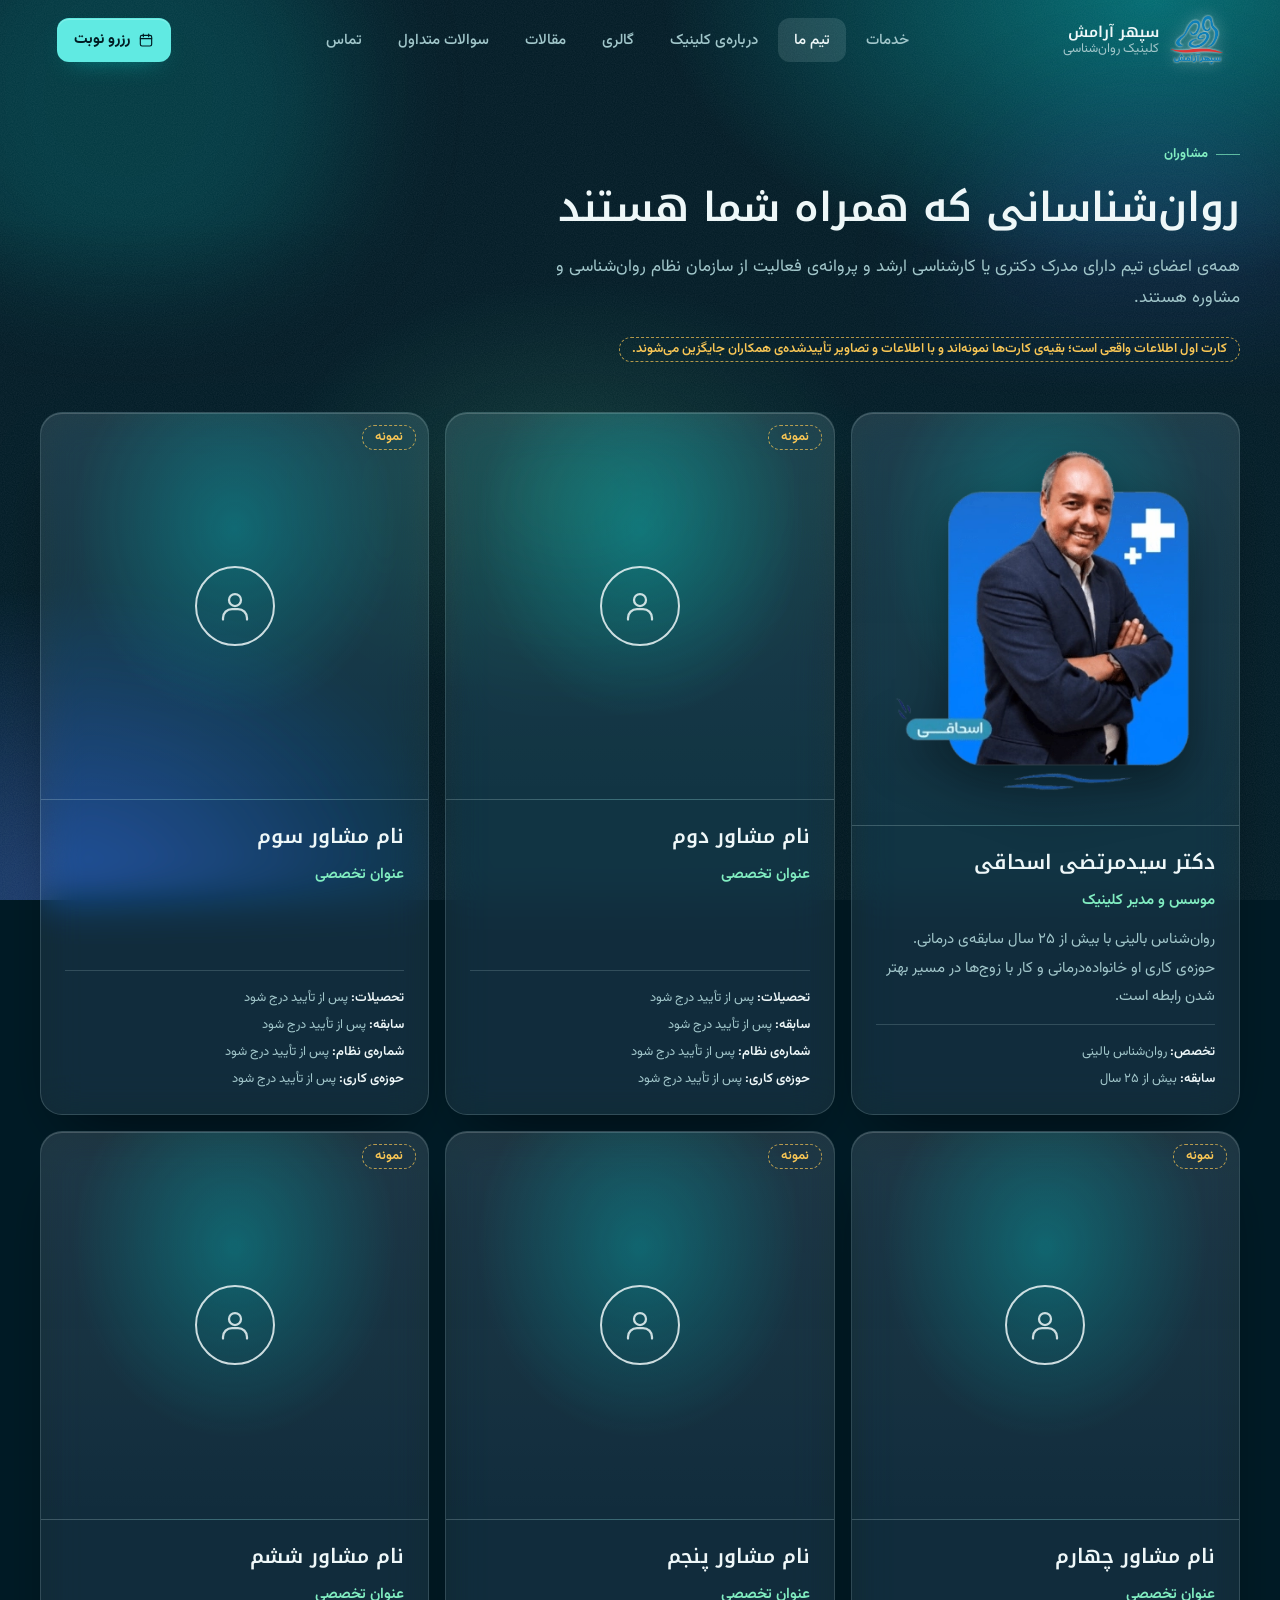
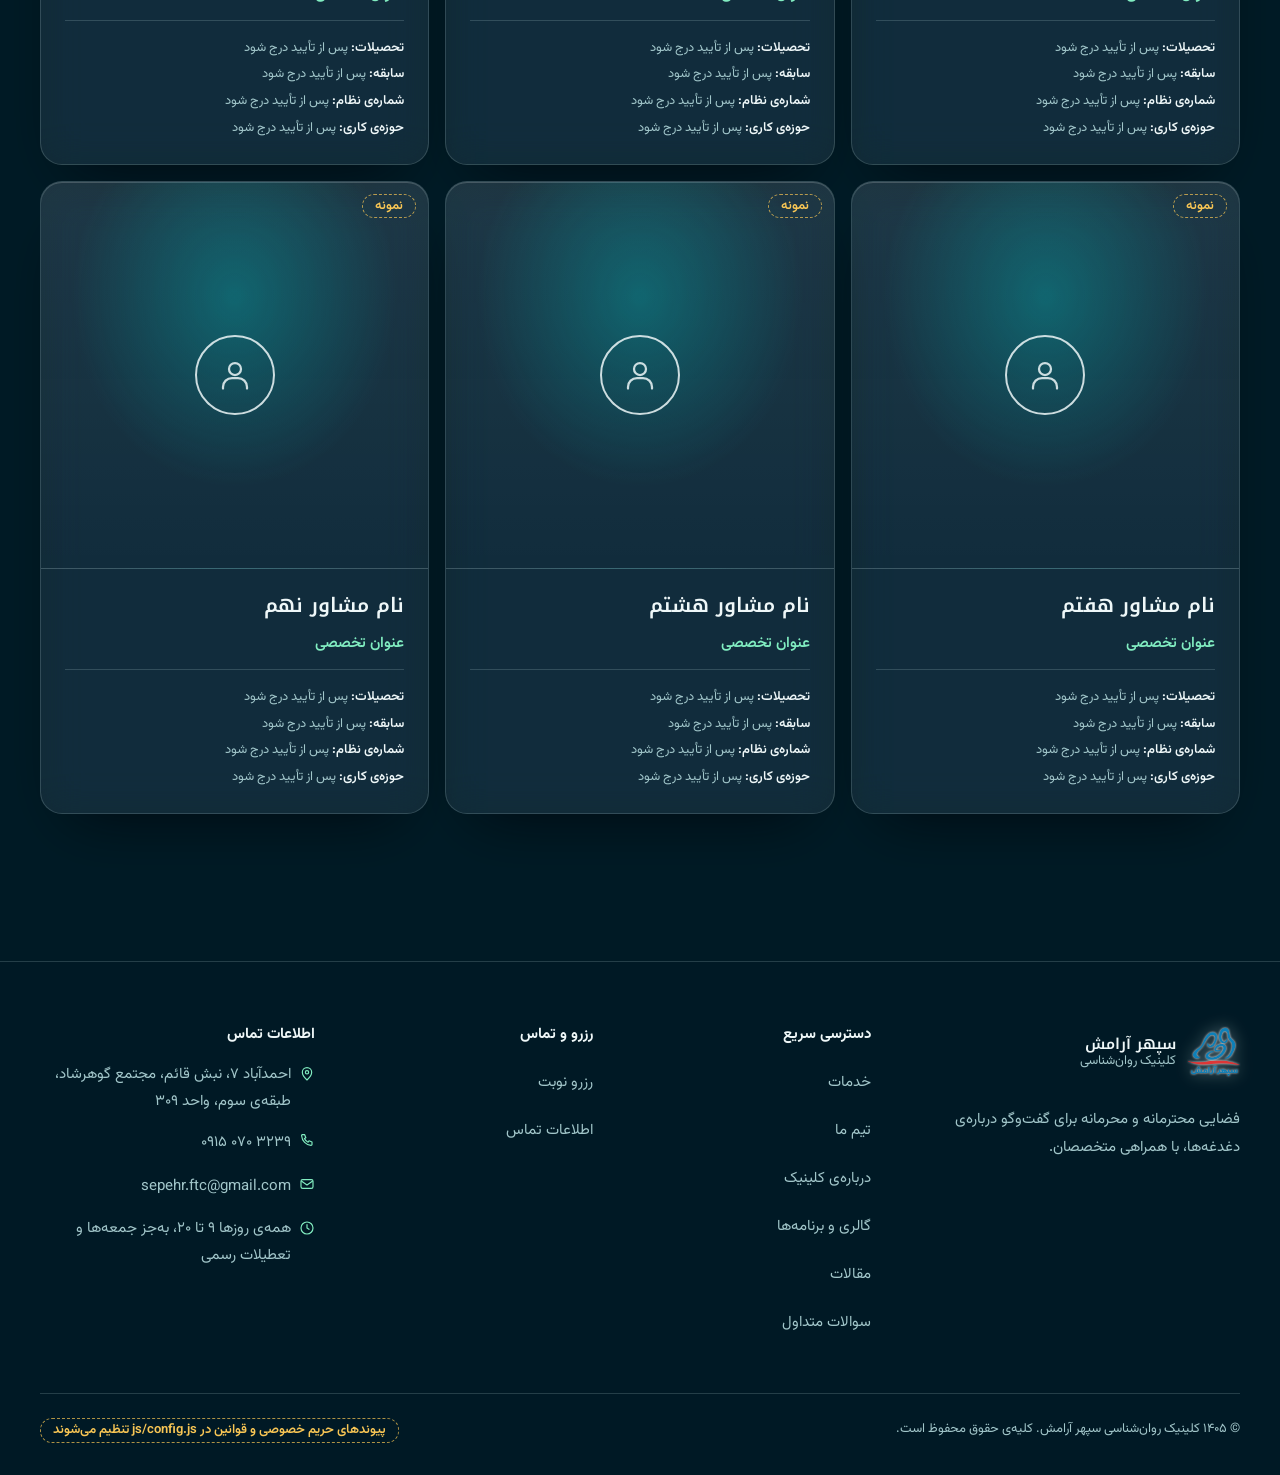
<file: team.html>
<!doctype html>
<html lang="fa" dir="rtl">
<head>
  <meta charset="utf-8">
  <meta name="viewport" content="width=device-width, initial-scale=1">
  <title>مشاوران | کلینیک روان‌شناسی سپهر آرامش</title>
  <meta name="description" content="مشاوران و روان‌شناسان کلینیک روان‌شناسی سپهر آرامش؛ همگی دارای پروانه‌ی فعالیت از سازمان نظام روان‌شناسی و مشاوره.">
  <meta name="theme-color" content="#0d2a3a">
  <script>
    document.documentElement.classList.add("js");
    setTimeout(function () {
      if (!window.__sepehrReady) document.documentElement.classList.add("anim-failsafe");
    }, 4000);
  </script>
  <link rel="stylesheet" href="css/styles.css">
</head>
<body>
  <a class="skip-link" href="#main">پرش به محتوای اصلی</a>

  <svg width="0" height="0" style="position:absolute" aria-hidden="true" focusable="false">
    <defs>
      <symbol id="i-menu" viewBox="0 0 24 24"><path d="M4 7h16M4 12h16M4 17h16"/></symbol>
      <symbol id="i-x" viewBox="0 0 24 24"><path d="M6 6l12 12M18 6 6 18"/></symbol>
      <symbol id="i-calendar" viewBox="0 0 24 24"><rect x="3.5" y="5" width="17" height="16" rx="2.5"/><path d="M8 3v4M16 3v4M3.5 10h17"/></symbol>
      <symbol id="i-arrow-left" viewBox="0 0 24 24"><path d="M19 12H5"/><path d="m11 6-6 6 6 6"/></symbol>
      <symbol id="i-pin" viewBox="0 0 24 24"><path d="M12 21s7-6.2 7-11.5A7 7 0 0 0 5 9.5C5 14.8 12 21 12 21z"/><circle cx="12" cy="9.5" r="2.5"/></symbol>
      <symbol id="i-phone" viewBox="0 0 24 24"><path d="M5 4h3.5l1.8 4.5-2.2 1.4a11 11 0 0 0 5.5 5.5l1.4-2.2L19.5 15v3.5a1.5 1.5 0 0 1-1.6 1.5C10.7 19.6 4.4 13.3 4 6.1A1.5 1.5 0 0 1 5 4z"/></symbol>
      <symbol id="i-mail" viewBox="0 0 24 24"><rect x="3" y="5.5" width="18" height="13" rx="2.5"/><path d="m4 8 8 5.5L20 8"/></symbol>
      <symbol id="i-clock" viewBox="0 0 24 24"><circle cx="12" cy="12" r="9"/><path d="M12 7v5l3 2"/></symbol>
      <symbol id="i-group" viewBox="0 0 24 24"><circle cx="12" cy="6" r="2.6"/><circle cx="5.5" cy="16.5" r="2.6"/><circle cx="18.5" cy="16.5" r="2.6"/><path d="M10.2 8.3 6.8 14M13.8 8.3l3.4 5.7M8.2 17h7.6"/></symbol>
      <symbol id="i-book" viewBox="0 0 24 24"><path d="M4 5.5A1.5 1.5 0 0 1 5.5 4H11v16H5.5A1.5 1.5 0 0 1 4 18.5v-13z"/><path d="M20 5.5A1.5 1.5 0 0 0 18.5 4H13v16h5.5a1.5 1.5 0 0 0 1.5-1.5v-13z"/></symbol>
      <symbol id="i-award" viewBox="0 0 24 24"><circle cx="12" cy="9" r="5.5"/><path d="m8.8 13.6-1.3 6.9 4.5-2.4 4.5 2.4-1.3-6.9"/></symbol>
      <symbol id="i-file" viewBox="0 0 24 24"><path d="M6 3h8l4 4v14H6z"/><path d="M14 3v4h4M9 12h6M9 16h6"/></symbol>
      <symbol id="i-expand" viewBox="0 0 24 24"><path d="M14 4h6v6M10 20H4v-6M20 4l-7 7M4 20l7-7"/></symbol>
      <symbol id="i-user" viewBox="0 0 24 24"><circle cx="12" cy="8" r="4"/><path d="M4 21v-1a6 6 0 0 1 6-6h4a6 6 0 0 1 6 6v1"/></symbol>
      <symbol id="i-info" viewBox="0 0 24 24"><circle cx="12" cy="12" r="9"/><path d="M12 11v5M12 8h.01"/></symbol>
    </defs>
  </svg>

  <header class="site-header" id="site-header">
    <div class="container">
      <div class="site-header__bar">
        <a class="brand" href="index.html" aria-label="کلینیک روان‌شناسی سپهر آرامش، بازگشت به بالای صفحه">
          <span class="brand__mark"><img src="assets/images/logo.png" alt="" width="722" height="672" decoding="async"></span>
          <span class="brand__text">
            <span class="brand__name">سپهر آرامش</span>
            <span class="brand__sub">کلینیک روان‌شناسی</span>
          </span>
        </a>

        <nav class="nav" id="site-nav" aria-label="ناوبری اصلی">
          <ul class="nav__list">
            <li><a class="nav__link" href="index.html#services">خدمات</a></li>
            <li><a class="nav__link is-active" href="team.html" aria-current="page">تیم ما</a></li>
            <li><a class="nav__link" href="index.html#about">درباره‌ی کلینیک</a></li>
            <li><a class="nav__link" href="gallery.html">گالری</a></li>
            <li><a class="nav__link" href="blog.html">مقالات</a></li>
            <li><a class="nav__link" href="index.html#faq">سوالات متداول</a></li>
            <li><a class="nav__link" href="index.html#contact">تماس</a></li>
            <li class="nav__cta"><a class="btn btn--primary" href="index.html#appointment" data-link="booking">رزرو نوبت</a></li>
          </ul>
        </nav>

        <div class="header-actions">
          <a class="btn btn--primary btn--sm" href="index.html#appointment" data-link="booking">
            <svg class="icon icon--sm" aria-hidden="true"><use href="#i-calendar"/></svg>
            رزرو نوبت
          </a>
          <button class="nav-toggle" type="button" aria-expanded="false" aria-controls="site-nav" aria-label="باز و بسته کردن منو">
            <svg class="icon icon-menu" aria-hidden="true"><use href="#i-menu"/></svg>
            <svg class="icon icon-close" aria-hidden="true"><use href="#i-x"/></svg>
          </button>
        </div>
      </div>
    </div>
  </header>

  <main id="main">
    <section class="page-head" aria-labelledby="team-title">
      <div class="hero__aurora" aria-hidden="true"><i></i><i></i></div>
      <div class="container">
        <div class="section-head reveal">
          <p class="eyebrow">مشاوران</p>
          <h1 id="team-title">روان‌شناسانی که همراه شما هستند</h1>
          <p class="lead">همه‌ی اعضای تیم دارای مدرک دکتری یا کارشناسی ارشد و پروانه‌ی فعالیت از سازمان نظام روان‌شناسی و مشاوره هستند.</p>
          <p class="placeholder-tag" role="note">کارت اول اطلاعات واقعی است؛ بقیه‌ی کارت‌ها نمونه‌اند و با اطلاعات و تصاویر تأییدشده‌ی همکاران جایگزین می‌شوند.</p>
        </div>
      </div>
    </section>

    <section class="section team-page" aria-label="فهرست مشاوران">
      <div class="container">
        <ul class="team__grid" data-stagger>
          <li class="member card reveal">
            <div class="member__photo member__photo--cutout">
              <img src="assets/images/team-ishaghi.png" alt="دکتر سیدمرتضی اسحاقی، موسس و مدیر کلینیک" width="413" height="442" loading="lazy" decoding="async">
            </div>
            <div class="member__body">
              <h3>دکتر سیدمرتضی اسحاقی</h3>
              <p class="member__role">موسس و مدیر کلینیک</p>
              <p class="member__bio">روان‌شناس بالینی با بیش از ۲۵ سال سابقه‌ی درمانی. حوزه‌ی کاری او خانواده‌درمانی و کار با زوج‌ها در مسیر بهتر شدن رابطه است.</p>
              <div class="member__meta">
                <span><b>تخصص:</b> روان‌شناس بالینی</span>
                <span><b>سابقه:</b> بیش از ۲۵ سال</span>
              </div>
            </div>
          </li>
          <li class="member card reveal">
            <div class="member__photo">
              <span class="placeholder-tag">نمونه</span>
              <span class="member__avatar" aria-hidden="true"><svg class="icon"><use href="#i-user"/></svg></span>
            </div>
            <div class="member__body">
              <h3>نام مشاور دوم</h3>
              <p class="member__role">عنوان تخصصی</p>
              <div class="member__meta">
                <span><b>تحصیلات:</b> پس از تأیید درج شود</span>
                <span><b>سابقه:</b> پس از تأیید درج شود</span>
                <span><b>شماره‌ی نظام:</b> پس از تأیید درج شود</span>
                <span><b>حوزه‌ی کاری:</b> پس از تأیید درج شود</span>
              </div>
            </div>
          </li>
          <li class="member card reveal">
            <div class="member__photo">
              <span class="placeholder-tag">نمونه</span>
              <span class="member__avatar" aria-hidden="true"><svg class="icon"><use href="#i-user"/></svg></span>
            </div>
            <div class="member__body">
              <h3>نام مشاور سوم</h3>
              <p class="member__role">عنوان تخصصی</p>
              <div class="member__meta">
                <span><b>تحصیلات:</b> پس از تأیید درج شود</span>
                <span><b>سابقه:</b> پس از تأیید درج شود</span>
                <span><b>شماره‌ی نظام:</b> پس از تأیید درج شود</span>
                <span><b>حوزه‌ی کاری:</b> پس از تأیید درج شود</span>
              </div>
            </div>
          </li>
          <li class="member card reveal">
            <div class="member__photo">
              <span class="placeholder-tag">نمونه</span>
              <span class="member__avatar" aria-hidden="true"><svg class="icon"><use href="#i-user"/></svg></span>
            </div>
            <div class="member__body">
              <h3>نام مشاور چهارم</h3>
              <p class="member__role">عنوان تخصصی</p>
              <div class="member__meta">
                <span><b>تحصیلات:</b> پس از تأیید درج شود</span>
                <span><b>سابقه:</b> پس از تأیید درج شود</span>
                <span><b>شماره‌ی نظام:</b> پس از تأیید درج شود</span>
                <span><b>حوزه‌ی کاری:</b> پس از تأیید درج شود</span>
              </div>
            </div>
          </li>
          <li class="member card reveal">
            <div class="member__photo">
              <span class="placeholder-tag">نمونه</span>
              <span class="member__avatar" aria-hidden="true"><svg class="icon"><use href="#i-user"/></svg></span>
            </div>
            <div class="member__body">
              <h3>نام مشاور پنجم</h3>
              <p class="member__role">عنوان تخصصی</p>
              <div class="member__meta">
                <span><b>تحصیلات:</b> پس از تأیید درج شود</span>
                <span><b>سابقه:</b> پس از تأیید درج شود</span>
                <span><b>شماره‌ی نظام:</b> پس از تأیید درج شود</span>
                <span><b>حوزه‌ی کاری:</b> پس از تأیید درج شود</span>
              </div>
            </div>
          </li>
          <li class="member card reveal">
            <div class="member__photo">
              <span class="placeholder-tag">نمونه</span>
              <span class="member__avatar" aria-hidden="true"><svg class="icon"><use href="#i-user"/></svg></span>
            </div>
            <div class="member__body">
              <h3>نام مشاور ششم</h3>
              <p class="member__role">عنوان تخصصی</p>
              <div class="member__meta">
                <span><b>تحصیلات:</b> پس از تأیید درج شود</span>
                <span><b>سابقه:</b> پس از تأیید درج شود</span>
                <span><b>شماره‌ی نظام:</b> پس از تأیید درج شود</span>
                <span><b>حوزه‌ی کاری:</b> پس از تأیید درج شود</span>
              </div>
            </div>
          </li>
          <li class="member card reveal">
            <div class="member__photo">
              <span class="placeholder-tag">نمونه</span>
              <span class="member__avatar" aria-hidden="true"><svg class="icon"><use href="#i-user"/></svg></span>
            </div>
            <div class="member__body">
              <h3>نام مشاور هفتم</h3>
              <p class="member__role">عنوان تخصصی</p>
              <div class="member__meta">
                <span><b>تحصیلات:</b> پس از تأیید درج شود</span>
                <span><b>سابقه:</b> پس از تأیید درج شود</span>
                <span><b>شماره‌ی نظام:</b> پس از تأیید درج شود</span>
                <span><b>حوزه‌ی کاری:</b> پس از تأیید درج شود</span>
              </div>
            </div>
          </li>
          <li class="member card reveal">
            <div class="member__photo">
              <span class="placeholder-tag">نمونه</span>
              <span class="member__avatar" aria-hidden="true"><svg class="icon"><use href="#i-user"/></svg></span>
            </div>
            <div class="member__body">
              <h3>نام مشاور هشتم</h3>
              <p class="member__role">عنوان تخصصی</p>
              <div class="member__meta">
                <span><b>تحصیلات:</b> پس از تأیید درج شود</span>
                <span><b>سابقه:</b> پس از تأیید درج شود</span>
                <span><b>شماره‌ی نظام:</b> پس از تأیید درج شود</span>
                <span><b>حوزه‌ی کاری:</b> پس از تأیید درج شود</span>
              </div>
            </div>
          </li>
          <li class="member card reveal">
            <div class="member__photo">
              <span class="placeholder-tag">نمونه</span>
              <span class="member__avatar" aria-hidden="true"><svg class="icon"><use href="#i-user"/></svg></span>
            </div>
            <div class="member__body">
              <h3>نام مشاور نهم</h3>
              <p class="member__role">عنوان تخصصی</p>
              <div class="member__meta">
                <span><b>تحصیلات:</b> پس از تأیید درج شود</span>
                <span><b>سابقه:</b> پس از تأیید درج شود</span>
                <span><b>شماره‌ی نظام:</b> پس از تأیید درج شود</span>
                <span><b>حوزه‌ی کاری:</b> پس از تأیید درج شود</span>
              </div>
            </div>
          </li>
        </ul>
      </div>
    </section>
  </main>

  <footer class="site-footer">
    <div class="container">
      <div class="footer__grid">
        <div class="footer__about">
          <a class="brand" href="index.html">
            <span class="brand__mark"><img src="assets/images/logo.png" alt="" width="722" height="672" decoding="async"></span>
            <span class="brand__text"><span class="brand__name">سپهر آرامش</span><span class="brand__sub">کلینیک روان‌شناسی</span></span>
          </a>
          <p>فضایی محترمانه و محرمانه برای گفت‌وگو درباره‌ی دغدغه‌ها، با همراهی متخصصان.</p>
        </div>

        <nav aria-label="پیوندهای فوتر">
          <h2 class="footer__title">دسترسی سریع</h2>
          <ul class="footer__links">
            <li><a href="index.html#services">خدمات</a></li>
            <li><a href="team.html">تیم ما</a></li>
            <li><a href="index.html#about">درباره‌ی کلینیک</a></li>
            <li><a href="gallery.html">گالری و برنامه‌ها</a></li>
            <li><a href="blog.html">مقالات</a></li>
            <li><a href="index.html#faq">سوالات متداول</a></li>
          </ul>
        </nav>

        <div>
          <h2 class="footer__title">رزرو و تماس</h2>
          <ul class="footer__links">
            <li><a href="index.html#appointment" data-link="booking">رزرو نوبت</a></li>
            <li><a href="index.html#contact">اطلاعات تماس</a></li>
          </ul>
        </div>

        <div>
          <h2 class="footer__title">اطلاعات تماس</h2>
          <ul class="footer__contact">
            <li><svg class="icon icon--sm" aria-hidden="true"><use href="#i-pin"/></svg><address>احمدآباد ۷، نبش قائم، مجتمع گوهرشاد، طبقه‌ی سوم، واحد ۳۰۹</address></li>
            <li><svg class="icon icon--sm" aria-hidden="true"><use href="#i-phone"/></svg><a class="contact__link ltr" href="tel:+989150703239" aria-label="تماس تلفنی با کلینیک، ۰۹۱۵ ۰۷۰ ۳۲۳۹">۰۹۱۵ ۰۷۰ ۳۲۳۹</a></li>
            <li><svg class="icon icon--sm" aria-hidden="true"><use href="#i-mail"/></svg><a class="contact__link ltr" href="mailto:sepehr.ftc@gmail.com">sepehr.ftc@gmail.com</a></li>
            <li><svg class="icon icon--sm" aria-hidden="true"><use href="#i-clock"/></svg><span>همه‌ی روزها ۹ تا ۲۰، به‌جز جمعه‌ها و تعطیلات رسمی</span></li>
          </ul>
        </div>
      </div>

      <div class="footer__bottom">
        <p>© <span data-year>۱۴۰۵</span> کلینیک روان‌شناسی سپهر آرامش. کلیه‌ی حقوق محفوظ است.</p>
        <ul>
          <li><a href="#" data-link="privacy" hidden>حریم خصوصی</a></li>
          <li><a href="#" data-link="terms" hidden>قوانین و مقررات</a></li>
          <li data-legal-placeholder><span class="placeholder-tag">پیوندهای حریم خصوصی و قوانین در js/config.js تنظیم می‌شوند</span></li>
        </ul>
      </div>
    </div>
  </footer>

  <script src="js/config.js"></script>
  <script src="js/script.js"></script>
</body>
</html>
</file>
<file: css/styles.css>
/* ==========================================================================
   کلینیک روان‌شناسی سپهر آرامش — styles.css
   پایه‌ی بصری: سیستم طراحی «فیروزه» (slug: turquoise) از VibeFarsi.
   توکن‌های بخش ۱ عیناً از get_theme("turquoise") گرفته شده‌اند.

   فهرست:
   1. توکن‌های فیروزه + توکن‌های محلی
   2. فونت‌ها
   3. ریست و پایه
   4. چیدمان و ابزارها
   5. اجزای مشترک (دکمه، کارت، نشان، عنوان بخش)
   6. هدر و ناوبری
   7. هیرو
   8. خدمات
   9. تیم
   10. درباره‌ی کلینیک
   11. دعوت به رزرو نوبت
   12. سوالات متداول
   13. تماس
   14. فوتر
   15. حرکت (reveal، متن، پس‌زمینه)
   16. واکنش‌گرایی
   17. کاهش حرکت
   ========================================================================== */

/* 1. TOKENS ---------------------------------------------------------------- */
:root {
  /* --- فیروزه: توکن‌های رسمی (بدون تغییر) --- */
  color-scheme: dark;
  --background: oklch(0.2 0.045 225);
  --foreground: oklch(0.97 0.01 200);
  --card: oklch(0.97 0.02 200 / 7%);
  --card-foreground: oklch(0.97 0.01 200);
  --popover: oklch(0.25 0.045 225 / 88%);
  --popover-foreground: oklch(0.97 0.01 200);
  --primary: oklch(0.86 0.12 190);
  --primary-foreground: oklch(0.2 0.05 210);
  --secondary: oklch(0.97 0.02 200 / 11%);
  --secondary-foreground: oklch(0.97 0.01 200);
  --muted: oklch(0.97 0.02 200 / 6%);
  --muted-foreground: oklch(0.8 0.04 205);
  --accent: oklch(0.97 0.02 200 / 12%);
  --accent-foreground: oklch(0.97 0.01 200);
  --destructive: oklch(0.7 0.18 22);
  --success: oklch(0.8 0.15 165);
  --warning: oklch(0.85 0.14 85);
  --border: oklch(0.97 0.03 200 / 16%);
  --input: oklch(0.97 0.03 200 / 22%);
  --ring: oklch(0.86 0.12 190);
  --brand: oklch(0.87 0.12 165);
  --brand-foreground: oklch(0.2 0.05 180);

  --radius: 0.875rem;
  --type-display: "Noto Kufi Arabic", "IRANSans", "Vazirmatn", Tahoma, sans-serif;
  --type-display-weight: 600;
  --shape-control: 0.75rem;
  --shape-field: 0.75rem;
  --shape-surface: 1.375rem;
  --shape-overlay: 1rem;
  --line: 1px;
  --line-field: 1px;
  --line-style: solid;
  --field: oklch(0.97 0.02 200 / 6%);
  --depth-control: 0 1px 0 0 oklch(1 0 0 / 22%) inset, 0 10px 24px -14px oklch(0.8 0.14 190 / 60%);
  --depth-press: 0 1px 0 0 oklch(1 0 0 / 12%) inset;
  --depth-field: 0 0 #0000;
  --depth-surface: 0 1px 0 0 oklch(1 0 0 / 18%) inset, 0 30px 60px -30px oklch(0.08 0.03 230 / 70%);
  --depth-overlay: 0 1px 0 0 oklch(1 0 0 / 20%) inset, 0 30px 70px -24px oklch(0.08 0.03 230 / 80%);
  --surface-filter: blur(20px) saturate(1.6);
  --press: scale(0.97);
  --motion: 280ms;
  --motion-ease: cubic-bezier(0.22, 1, 0.36, 1);
  --backdrop:
    radial-gradient(55% 45% at 90% 0%, oklch(0.72 0.14 195 / 50%), transparent 70%),
    radial-gradient(45% 50% at 5% 100%, oklch(0.55 0.17 265 / 45%), transparent 70%),
    radial-gradient(35% 35% at 45% 55%, oklch(0.75 0.13 160 / 18%), transparent 70%);
  --spacing: 0.25rem;

  /* --- توکن‌های محلی (ساخته‌شده از توکن‌های بالا، نه رنگ جدید) --- */
  --font-body: "Vazirmatn", "IRANSans", "Segoe UI", Tahoma, "Noto Sans Arabic", sans-serif;
  --font-display: var(--type-display);

  /* مقیاس تایپوگرافی (۶ اندازه) */
  --fs-xs: 0.8125rem;
  --fs-sm: 0.9375rem;
  --fs-base: 1.0625rem;
  --fs-lg: 1.25rem;
  --fs-xl: clamp(1.75rem, 1.2rem + 2.4vw, 2.5rem);
  --fs-2xl: clamp(2rem, 1.2rem + 3.8vw, 3.5rem);

  --space-1: calc(var(--spacing) * 1);
  --space-2: calc(var(--spacing) * 2);
  --space-3: calc(var(--spacing) * 3);
  --space-4: calc(var(--spacing) * 4);
  --space-6: calc(var(--spacing) * 6);
  --space-8: calc(var(--spacing) * 8);
  --space-12: calc(var(--spacing) * 12);
  --space-16: calc(var(--spacing) * 16);
  --space-24: calc(var(--spacing) * 24);

  --container: 75rem;
  --gutter: clamp(1rem, 4vw, 2rem);
  --section-y: clamp(4.5rem, 9vw, 8rem);
  --header-h: 4.5rem;

  --brand-soft: color-mix(in oklch, var(--brand) 45%, transparent);
  --primary-glow: color-mix(in oklch, var(--primary) 35%, transparent);
  --hairline: color-mix(in oklch, var(--foreground) 6%, transparent);
}

/* 2. FONTS ----------------------------------------------------------------- */

@font-face {
  font-family: "Vazirmatn";
  font-weight: 100 900;
  font-style: normal;
  font-display: swap;
  src: url("../assets/fonts/Vazirmatn-Variable.woff2") format("truetype");
}

@font-face {
  font-family: "Noto Kufi Arabic";
  font-weight: 100 900;
  font-style: normal;
  font-display: swap;
  src: url("../assets/fonts/NotoKufiArabic-Variable.woff2") format("truetype");
}
/* 3. RESET & BASE ---------------------------------------------------------- */
*, *::before, *::after { box-sizing: border-box; }
html { -webkit-text-size-adjust: 100%; text-size-adjust: 100%; scroll-behavior: smooth; scroll-padding-block-start: calc(var(--header-h) + 1rem); }
body {
  margin: 0;
  min-height: 100vh;
  background: var(--background);
  color: var(--foreground);
  font-family: var(--font-body);
  font-size: var(--fs-base);
  line-height: 1.8;
  letter-spacing: 0;
  overflow-x: clip;
  position: relative;
  -webkit-font-smoothing: antialiased;
}
/* پس‌زمینه‌ی نورانی فیروزه‌ای (توکن --backdrop) */
body::before {
  content: "";
  position: fixed;
  inset: 0;
  z-index: -2;
  background: var(--backdrop);
  pointer-events: none;
}
/* دانه‌ی فیلم (از جزء grain رجیستری، به‌صورت CSS) */
body::after {
  content: "";
  position: fixed;
  inset: 0;
  z-index: -1;
  pointer-events: none;
  opacity: 0.4;
  background-size: 200px 200px;
  background-image: url("data:image/svg+xml,%3Csvg xmlns='http://www.w3.org/2000/svg' width='200' height='200'%3E%3Cfilter id='n'%3E%3CfeTurbulence type='fractalNoise' baseFrequency='0.9' numOctaves='2' stitchTiles='stitch'/%3E%3CfeColorMatrix values='0 0 0 0 1 0 0 0 0 1 0 0 0 0 1 0 0 0 0.18 0'/%3E%3C/filter%3E%3Crect width='100%25' height='100%25' filter='url(%23n)'/%3E%3C/svg%3E");
}

h1, h2, h3, h4 { margin: 0; font-family: var(--font-display); font-weight: var(--type-display-weight); line-height: 1.25; letter-spacing: 0; text-wrap: balance; }
p { margin: 0; text-wrap: pretty; }
ul, ol { margin: 0; padding: 0; list-style: none; }
img, svg { display: block; max-width: 100%; }
a { color: inherit; text-decoration: none; }
button { font: inherit; color: inherit; letter-spacing: 0; }
address { font-style: normal; }
dl, dd { margin: 0; }

:focus-visible { outline: 2px solid var(--ring); outline-offset: 3px; border-radius: 0.375rem; }
::selection { background: color-mix(in oklch, var(--primary) 40%, transparent); color: var(--foreground); }

.icon { width: 1.25rem; height: 1.25rem; fill: none; stroke: currentColor; stroke-width: 1.75; stroke-linecap: round; stroke-linejoin: round; flex: none; }
.icon--sm { width: 1rem; height: 1rem; }
.icon--lg { width: 1.5rem; height: 1.5rem; }
/* جهت‌دار: در RTL پیکان «بعدی» به چپ اشاره می‌کند؛ آیکون‌ها از اول چپ‌رو رسم شده‌اند */

.skip-link {
  position: fixed; inset-block-start: var(--space-3); inset-inline-start: var(--space-3);
  z-index: 100; padding: var(--space-2) var(--space-4);
  background: var(--primary); color: var(--primary-foreground);
  border-radius: var(--shape-control); font-weight: 600;
  transform: translateY(-200%);
}
.skip-link:focus { transform: none; }

.visually-hidden { position: absolute; width: 1px; height: 1px; margin: -1px; padding: 0; overflow: hidden; clip: rect(0 0 0 0); white-space: nowrap; border: 0; }

/* 4. LAYOUT --------------------------------------------------------------- */
.container { width: min(100% - var(--gutter) * 2, var(--container)); margin-inline: auto; }
.section { padding-block: var(--section-y); position: relative; }
.stack > * + * { margin-block-start: var(--space-4); }
.ltr { direction: ltr; unicode-bidi: isolate; text-align: start; }

/* 5. COMPONENTS ----------------------------------------------------------- */
/* 5.1 دکمه — از توکن‌های shape/depth/press/motion فیروزه */
.btn {
  display: inline-flex; align-items: center; justify-content: center; gap: var(--space-2);
  min-height: 2.75rem; padding: 0 var(--space-6);
  border: var(--line) var(--line-style) transparent;
  border-radius: var(--shape-control);
  font-family: var(--font-body); font-size: var(--fs-sm); font-weight: 700; line-height: 1.5;
  white-space: nowrap; cursor: pointer;
  transition: background-color var(--motion) var(--motion-ease), transform var(--motion) var(--motion-ease), box-shadow var(--motion) var(--motion-ease), border-color var(--motion) var(--motion-ease);
}
.btn:active { transform: var(--press); box-shadow: var(--depth-press); }
.btn .icon { transition: transform var(--motion) var(--motion-ease); }
.btn:hover .icon--go { transform: translateX(-4px); }
.btn--primary { background: var(--primary); color: var(--primary-foreground); box-shadow: var(--depth-control); }
.btn--primary:hover { background: color-mix(in oklch, var(--primary) 88%, white); box-shadow: var(--depth-control), 0 0 0 6px var(--primary-glow); }
.btn--secondary { background: var(--secondary); color: var(--secondary-foreground); border-color: var(--border); box-shadow: var(--depth-control); backdrop-filter: var(--surface-filter); -webkit-backdrop-filter: var(--surface-filter); }
.btn--secondary:hover { background: var(--accent); border-color: var(--input); }
.btn--lg { min-height: 3.25rem; padding: 0 var(--space-8); font-size: var(--fs-base); }
.btn--sm { min-height: 2.75rem; padding: 0 var(--space-4); }

/* 5.2 کارت شیشه‌ای */
.card {
  position: relative;
  background: var(--card);
  color: var(--card-foreground);
  border: var(--line) var(--line-style) var(--border);
  border-radius: var(--shape-surface);
  box-shadow: var(--depth-surface);
  backdrop-filter: var(--surface-filter);
  -webkit-backdrop-filter: var(--surface-filter);
}

/* 5.3 عنوان بخش */
.section-head { max-width: 40rem; margin-block-end: var(--space-12); }
.section-head--center { margin-inline: auto; text-align: center; }
.eyebrow { display: inline-flex; align-items: center; gap: var(--space-2); margin-block-end: var(--space-4); font-size: var(--fs-xs); font-weight: 700; line-height: 1.5; color: var(--brand); }
.eyebrow::before { content: ""; inline-size: 1.5rem; block-size: 1px; background: currentColor; opacity: 0.7; }
.section-head--center .eyebrow::after { content: ""; inline-size: 1.5rem; block-size: 1px; background: currentColor; opacity: 0.7; }
.section-head h2 { font-size: var(--fs-xl); }
.lead { margin-block-start: var(--space-4); color: var(--muted-foreground); }

/* 5.4 نشان «نمونه / جایگزین شود» برای محتوای موقت */
.placeholder-tag {
  display: inline-flex; align-items: center; gap: var(--space-1);
  padding: 0 var(--space-3); border-radius: var(--shape-control);
  border: 1px dashed color-mix(in oklch, var(--warning) 70%, transparent);
  color: var(--warning); font-size: var(--fs-xs); font-weight: 600; line-height: 1.75;
  max-inline-size: 100%; /* تگ‌های بلند باید بشکنند تا در موبایل سرریز نکنند */
}

/* 6. HEADER --------------------------------------------------------------- */
.site-header { position: fixed; inset-inline: 0; inset-block-start: 0; z-index: 50; padding-block: var(--space-3); transition: padding var(--motion) var(--motion-ease); }
.site-header__bar {
  display: flex; align-items: center; justify-content: space-between; gap: var(--space-4);
  min-height: 3.5rem; padding-inline: var(--space-4);
  border: var(--line) var(--line-style) transparent;
  border-radius: var(--shape-surface);
  transition: background-color var(--motion) var(--motion-ease), border-color var(--motion) var(--motion-ease), box-shadow var(--motion) var(--motion-ease), backdrop-filter var(--motion) var(--motion-ease);
}
.site-header.is-scrolled .site-header__bar,
.site-header.is-open .site-header__bar {
  background: var(--popover);
  border-color: var(--border);
  box-shadow: var(--depth-overlay);
  backdrop-filter: var(--surface-filter);
  -webkit-backdrop-filter: var(--surface-filter);
}
.brand { display: inline-flex; align-items: center; gap: var(--space-3); min-block-size: 2.75rem; }
/* لوگوی آبی روی زمینه‌ی تیره کم‌رنگ می‌شود؛ پس روی صفحه‌ی روشنِ توکن --foreground می‌نشیند */
.brand__mark { display: grid; place-items: center; inline-size: 3.25rem; block-size: 3.25rem; flex: none; }
.brand__mark img { inline-size: 100%; block-size: 100%; object-fit: contain; filter: drop-shadow(0 0 1px oklch(1 0 0 / 90%)) drop-shadow(0 0 0.5rem oklch(0.98 0.02 200 / 45%)); }
.brand__text { display: grid; line-height: 1.25; }
.brand__name { font-family: var(--font-display); font-weight: var(--type-display-weight); font-size: var(--fs-sm); }
.brand__sub { font-size: var(--fs-xs); color: var(--muted-foreground); }

.nav__list { display: flex; align-items: center; gap: var(--space-1); }
.nav__link { display: inline-flex; align-items: center; min-height: 2.75rem; padding-inline: var(--space-4); border-radius: var(--shape-control); font-size: var(--fs-sm); font-weight: 500; color: var(--muted-foreground); transition: color var(--motion) var(--motion-ease), background-color var(--motion) var(--motion-ease); }
.nav__link:hover, .nav__link.is-active { color: var(--foreground); background: var(--accent); }
.header-actions { display: flex; align-items: center; gap: var(--space-2); }
.nav-toggle { display: none; align-items: center; justify-content: center; inline-size: 2.75rem; block-size: 2.75rem; border: var(--line) var(--line-style) var(--border); border-radius: var(--shape-control); background: var(--secondary); color: var(--foreground); cursor: pointer; }
.nav-toggle .icon-close { display: none; }
.site-header.is-open .nav-toggle .icon-menu { display: none; }
.site-header.is-open .nav-toggle .icon-close { display: block; }

/* 7. HERO ----------------------------------------------------------------- */
.hero { position: relative; padding-block: calc(var(--header-h) + var(--space-12)) var(--section-y); overflow: clip; }
.hero__grid { display: grid; grid-template-columns: minmax(0, 1.1fr) minmax(0, 0.9fr); align-items: center; gap: var(--space-12); }
.hero__badge { display: inline-flex; align-items: center; gap: var(--space-2); padding: var(--space-1) var(--space-4) var(--space-1) var(--space-3); margin-block-end: var(--space-6); border: var(--line) var(--line-style) var(--border); border-radius: 999px; background: var(--muted); font-size: var(--fs-xs); font-weight: 600; color: var(--muted-foreground); line-height: 1.75; }
.hero__badge i { inline-size: 0.5rem; block-size: 0.5rem; border-radius: 50%; background: var(--brand); box-shadow: 0 0 0 4px var(--brand-soft); }
.hero h1 { font-size: var(--fs-2xl); line-height: 1.4; }
.hero__lead { margin-block-start: var(--space-6); max-inline-size: 34rem; font-size: var(--fs-lg); line-height: 1.9; color: var(--muted-foreground); }
.hero__actions { display: flex; flex-wrap: wrap; gap: var(--space-3); margin-block-start: var(--space-8); }
.hero__note { display: flex; align-items: center; gap: var(--space-2); margin-block-start: var(--space-8); font-size: var(--fs-sm); color: var(--muted-foreground); }
.hero__note .icon { color: var(--brand); }

/* ترکیب بصری هیرو: گوی آرام + کارت‌های شیشه‌ای */
.hero__visual { position: relative; aspect-ratio: 1 / 1; inline-size: min(100%, 32rem); margin-inline: auto; isolation: isolate; }
.orb { position: absolute; inset: 8%; border-radius: 50%; background:
  radial-gradient(circle at 32% 28%, oklch(0.92 0.09 190 / 95%), transparent 42%),
  radial-gradient(circle at 70% 75%, oklch(0.55 0.17 265 / 70%), transparent 60%),
  radial-gradient(circle at 50% 50%, oklch(0.72 0.14 195), oklch(0.32 0.08 225));
  box-shadow: 0 0 0 1px var(--border) inset, 0 40px 90px -30px oklch(0.72 0.14 195 / 55%), 0 -1px 0 0 oklch(1 0 0 / 30%) inset; }
.orb__logo { position: absolute; inset: 17%; display: grid; place-items: center; border-radius: 50%; background: radial-gradient(circle at 50% 38%, oklch(0.3 0.05 225 / 94%), oklch(0.2 0.045 225 / 96%)); border: var(--line) var(--line-style) var(--border); box-shadow: var(--depth-surface), 0 0 0 0.5rem color-mix(in oklch, var(--foreground) 8%, transparent), 0 0 4rem -0.5rem var(--primary-glow); }
.orb__logo img { inline-size: 74%; block-size: auto; aspect-ratio: 722 / 672; filter: drop-shadow(0 0 0.75rem oklch(0.98 0.02 200 / 22%)); }
.orb__ring { position: absolute; inset: 0; border-radius: 50%; border: 1px solid var(--border); }
.orb__ring:nth-child(1) { inset: -6%; }
.orb__ring:nth-child(2) { inset: -14%; opacity: 0.6; }
.orb__ring:nth-child(3) { inset: -24%; opacity: 0.3; }
.orb-wrap { position: absolute; inset: 0; z-index: -1; }
.float-card { position: absolute; display: flex; align-items: center; gap: var(--space-3); padding: var(--space-3) var(--space-4); max-inline-size: 16rem; border-radius: var(--shape-overlay); }
.float-card__icon { display: grid; place-items: center; inline-size: 2.5rem; block-size: 2.5rem; border-radius: var(--shape-control); background: var(--accent); color: var(--brand); flex: none; }
.float-card strong { display: block; font-size: var(--fs-sm); line-height: 1.5; }
.float-card span { display: block; font-size: var(--fs-xs); line-height: 1.6; color: var(--muted-foreground); }
.float-card--a { inset-block-start: 8%; inset-inline-start: -4%; }
.float-card--b { inset-block-end: 14%; inset-inline-end: -2%; }
.float-card--c { inset-block-end: -2%; inset-inline-start: 6%; }
.breath { position: relative; inline-size: 2.5rem; block-size: 2.5rem; display: grid; place-items: center; flex: none; }
.breath i { position: absolute; inset: 25%; border-radius: 50%; background: var(--brand); }
.breath::before { content: ""; position: absolute; inset: 0; border-radius: 50%; border: 1px solid var(--brand); opacity: 0.7; }

/* 8. SERVICES ------------------------------------------------------------- */
.services__grid { display: grid; grid-template-columns: repeat(6, minmax(0, 1fr)); gap: var(--space-4); }
.services__grid + .services__label { margin-block-start: var(--space-12); }
.service--s2 { grid-column: span 2; }
.service--s3 { grid-column: span 3; }
.services__label { margin-block-end: var(--space-4); font-size: var(--fs-lg); color: var(--muted-foreground); font-weight: 600; }
.service__topics { display: flex; flex-wrap: wrap; gap: var(--space-2); }
.service__topics li { padding: 0.2rem 0.7rem; border-radius: 999px; border: var(--line) var(--line-style) var(--border); background: color-mix(in oklch, var(--muted) 70%, transparent); font-size: var(--fs-xs); line-height: 1.7; color: var(--foreground); }
.policy { display: grid; gap: var(--space-2); margin-block-start: var(--space-3); }
.policy li { display: flex; flex-wrap: wrap; justify-content: space-between; gap: var(--space-1) var(--space-4); padding: var(--space-3) var(--space-4); border: var(--line) var(--line-style) var(--border); border-radius: var(--shape-control); background: color-mix(in oklch, var(--muted) 60%, transparent); }
.policy b { color: var(--foreground); font-weight: 600; }
.policy span { color: var(--brand); font-weight: 600; }
.service { display: flex; flex-direction: column; gap: var(--space-4); padding: var(--space-8); transition: transform var(--motion) var(--motion-ease), border-color var(--motion) var(--motion-ease), background-color var(--motion) var(--motion-ease); }
.service:hover, .service:focus-within { transform: translateY(-4px); border-color: var(--input); background: color-mix(in oklch, var(--card) 100%, oklch(0.97 0.02 200 / 4%)); }
.service__icon { display: grid; place-items: center; inline-size: 3rem; block-size: 3rem; border-radius: var(--shape-control); background: var(--accent); color: var(--primary); border: var(--line) var(--line-style) var(--border); }
.service h3 { font-size: var(--fs-lg); }
.service p { color: var(--muted-foreground); font-size: var(--fs-sm); line-height: 1.9; }
.service__link { margin-block-start: auto; }
.service__link { display: inline-flex; align-items: center; gap: var(--space-2); min-height: 2.75rem; font-size: var(--fs-sm); font-weight: 600; color: var(--primary); }
.service__link .icon { transition: transform var(--motion) var(--motion-ease); }
.service__link:hover .icon { transform: translateX(-4px); }

/* 9. TEAM ----------------------------------------------------------------- */
.team__grid { display: grid; grid-template-columns: repeat(3, minmax(0, 1fr)); gap: var(--space-4); }
.member { overflow: hidden; display: flex; flex-direction: column; }
.member__photo { position: relative; aspect-ratio: 1 / 1; display: grid; place-items: center; background:
  radial-gradient(60% 70% at 50% 30%, oklch(0.72 0.14 195 / 35%), transparent 70%),
  linear-gradient(180deg, var(--muted), transparent); border-block-end: var(--line) var(--line-style) var(--border); }
.member__photo img { position: absolute; inset: 0; inline-size: 100%; block-size: 100%; object-fit: cover; }
.member__photo--cutout img { position: static; padding: var(--space-4); object-fit: contain; filter: drop-shadow(0 18px 24px oklch(0.08 0.03 230 / 45%)); }
.member__avatar { display: grid; place-items: center; inline-size: 5rem; block-size: 5rem; border-radius: 50%; border: 2px solid var(--foreground); color: var(--foreground); opacity: 0.85; }
.member__avatar .icon { inline-size: 2.25rem; block-size: 2.25rem; stroke-width: 1.5; }
.member__photo .placeholder-tag { position: absolute; inset-block-start: var(--space-3); inset-inline-start: var(--space-3); }
.member__body { display: flex; flex-direction: column; gap: var(--space-3); padding: var(--space-6); flex: 1; }
.member h3 { font-size: var(--fs-lg); }
.member__role { font-size: var(--fs-sm); font-weight: 600; color: var(--brand); }
.member__bio { font-size: var(--fs-sm); color: var(--muted-foreground); line-height: 1.9; }
.member__meta { margin-block-start: auto; padding-block-start: var(--space-4); border-block-start: var(--line) var(--line-style) var(--border); display: grid; gap: var(--space-1); font-size: var(--fs-xs); color: var(--muted-foreground); line-height: 1.75; }
.member__meta b { color: var(--foreground); font-weight: 600; }

/* 10. ABOUT --------------------------------------------------------------- */
.about__grid { display: grid; grid-template-columns: minmax(0, 0.9fr) minmax(0, 1.1fr); gap: var(--space-16); align-items: start; }
.about__intro h2 { font-size: var(--fs-xl); }
.about__intro p { margin-block-start: var(--space-6); color: var(--muted-foreground); }
.about__notice { display: flex; gap: var(--space-3); align-items: flex-start; margin-block-start: var(--space-8); padding: var(--space-4) var(--space-6); border-radius: var(--shape-overlay); font-size: var(--fs-sm); line-height: 1.9; color: var(--muted-foreground); }
.about__notice .icon { color: var(--warning); margin-block-start: var(--space-1); }
.principles { display: grid; grid-template-columns: repeat(2, minmax(0, 1fr)); gap: var(--space-4); }
.principle { padding: var(--space-6); display: grid; gap: var(--space-3); align-content: start; }
.principle .icon { color: var(--brand); inline-size: 1.75rem; block-size: 1.75rem; }
.principle h3 { font-size: var(--fs-base); }
.principle p { font-size: var(--fs-sm); color: var(--muted-foreground); line-height: 1.9; }

/* 11. APPOINTMENT CTA ----------------------------------------------------- */
.cta { position: relative; overflow: hidden; padding: clamp(2.5rem, 7vw, 5rem) var(--gutter); text-align: center; isolation: isolate; background:
  radial-gradient(60% 90% at 85% 0%, oklch(0.72 0.14 195 / 38%), transparent 70%),
  radial-gradient(50% 80% at 8% 100%, oklch(0.55 0.17 265 / 38%), transparent 70%),
  var(--card); }
.cta::before { content: ""; position: absolute; inset: 0; z-index: -1; opacity: 0.8; background-image: linear-gradient(to right, var(--hairline) 1px, transparent 1px), linear-gradient(to bottom, var(--hairline) 1px, transparent 1px); background-size: 48px 48px; -webkit-mask-image: radial-gradient(ellipse at center, #000 20%, transparent 72%); mask-image: radial-gradient(ellipse at center, #000 20%, transparent 72%); }
.cta h2 { font-size: var(--fs-xl); max-inline-size: 36rem; margin-inline: auto; }
.cta__lead { margin: var(--space-4) auto 0; max-inline-size: 34rem; color: var(--muted-foreground); }
.cta__actions { display: flex; flex-wrap: wrap; justify-content: center; gap: var(--space-3); margin-block-start: var(--space-8); }
.cta__steps { display: flex; flex-wrap: wrap; justify-content: center; gap: var(--space-2) var(--space-8); margin-block-start: var(--space-8); font-size: var(--fs-sm); color: var(--muted-foreground); }
.cta__steps li { display: inline-flex; align-items: center; gap: var(--space-2); }
.cta__steps b { display: grid; place-items: center; inline-size: 1.75rem; block-size: 1.75rem; border-radius: 50%; border: 1px solid var(--border); background: var(--muted); color: var(--foreground); font-size: var(--fs-xs); font-weight: 700; }
.cta__dev { display: none; margin: var(--space-6) auto 0; max-inline-size: 34rem; }
.cta__dev.is-visible { display: block; }

/* 12. FAQ ----------------------------------------------------------------- */
.faq__wrap { display: grid; grid-template-columns: minmax(0, 0.8fr) minmax(0, 1.2fr); gap: var(--space-16); align-items: start; }
.faq__wrap .section-head { margin-block-end: 0; position: sticky; inset-block-start: calc(var(--header-h) + var(--space-8)); }
.accordion { overflow: hidden; }
.accordion__item + .accordion__item { border-block-start: var(--line) var(--line-style) var(--border); }
.accordion__heading { margin: 0; font-size: inherit; font-family: var(--font-body); font-weight: inherit; line-height: inherit; }
.accordion__button { display: flex; inline-size: 100%; align-items: center; justify-content: space-between; gap: var(--space-4); min-height: 3.5rem; padding: var(--space-4) var(--space-6); background: none; border: 0; text-align: start; font-size: var(--fs-base); font-weight: 600; line-height: 1.6; cursor: pointer; transition: background-color var(--motion) var(--motion-ease); }
.accordion__button:hover { background: var(--muted); }
.accordion__button:focus-visible { outline-offset: -3px; border-radius: 0; }
.accordion__button .icon { color: var(--muted-foreground); transition: transform var(--motion) var(--motion-ease); }
.accordion__button[aria-expanded="true"] .icon { transform: rotate(180deg); color: var(--primary); }
.accordion__panel { display: grid; grid-template-rows: 1fr; }
.js .accordion__panel { grid-template-rows: 0fr; transition: grid-template-rows var(--motion) var(--motion-ease); }
.js .accordion__panel.is-open { grid-template-rows: 1fr; }
.accordion__panel-inner { overflow: hidden; }
.accordion__panel-inner > div { padding: 0 var(--space-6) var(--space-6); color: var(--muted-foreground); font-size: var(--fs-sm); line-height: 1.95; }
.js .accordion__panel:not(.is-open) .accordion__panel-inner { visibility: hidden; transition: visibility 0s linear var(--motion); }

/* 13. CONTACT ------------------------------------------------------------- */
.contact__grid { display: grid; grid-template-columns: minmax(0, 1fr) minmax(0, 1fr); gap: var(--space-4); }
.contact__list { display: grid; gap: var(--space-4); padding: var(--space-8); align-content: start; }
.contact__item { display: grid; grid-template-columns: auto 1fr; gap: var(--space-4); align-items: start; }
.contact__item .float-card__icon { inline-size: 2.75rem; block-size: 2.75rem; }
.contact__item dt { font-size: var(--fs-xs); color: var(--muted-foreground); line-height: 1.75; }
.contact__item dd { font-size: var(--fs-base); font-weight: 600; line-height: 1.7; }
.contact__item dd small { display: block; margin-block-start: var(--space-1); font-weight: 400; font-size: var(--fs-xs); color: var(--muted-foreground); }
.map-slot { position: relative; min-block-size: 22rem; display: grid; place-items: center; text-align: center; padding: var(--space-8); overflow: hidden; background:
  linear-gradient(var(--hairline) 1px, transparent 1px) 0 0 / 100% 40px,
  linear-gradient(90deg, var(--hairline) 1px, transparent 1px) 0 0 / 40px 100%,
  radial-gradient(60% 60% at 50% 40%, oklch(0.72 0.14 195 / 25%), transparent 70%),
  var(--card); }
.map-slot__inner { display: grid; gap: var(--space-3); justify-items: center; max-inline-size: 18rem; }
.map-slot__inner .icon { inline-size: 2.5rem; block-size: 2.5rem; color: var(--primary); stroke-width: 1.5; }
.map-slot__inner h3 { font-size: var(--fs-lg); }
.map-slot.has-embed { padding: 0; }
.map-slot.has-embed .map-slot__inner { display: none; }
.contact__link { display: inline-flex; align-items: center; min-height: 2.75rem; transition: color var(--motion) var(--motion-ease); }
.contact__link:hover { color: var(--primary); }
.map-slot iframe { position: absolute; inset: 0; inline-size: 100%; block-size: 100%; border: 0; }
.map-slot p { font-size: var(--fs-sm); color: var(--muted-foreground); line-height: 1.9; }
.emergency { margin-block-start: var(--space-4); padding: var(--space-4) var(--space-6); display: flex; gap: var(--space-3); align-items: flex-start; border-radius: var(--shape-overlay); font-size: var(--fs-sm); line-height: 1.9; color: var(--muted-foreground); }
.emergency .icon { color: var(--destructive); margin-block-start: var(--space-1); }
.emergency b { color: var(--foreground); }

/* 14. FOOTER -------------------------------------------------------------- */
.site-footer { margin-block-start: var(--space-8); border-block-start: var(--line) var(--line-style) var(--border); background: color-mix(in oklch, var(--background) 70%, transparent); padding-block: var(--space-16) var(--space-8); }
.footer__grid { display: grid; grid-template-columns: 1.4fr 1fr 1fr 1.2fr; gap: var(--space-12); }
.footer__about p { margin-block-start: var(--space-4); font-size: var(--fs-sm); color: var(--muted-foreground); max-inline-size: 22rem; line-height: 1.9; }
.footer__title { font-family: var(--font-body); font-size: var(--fs-sm); font-weight: 700; margin-block-end: var(--space-4); }
.footer__links { display: grid; gap: var(--space-1); }
.footer__links a { display: inline-flex; align-items: center; min-height: 2.75rem; font-size: var(--fs-sm); color: var(--muted-foreground); transition: color var(--motion) var(--motion-ease); }
.footer__links a:hover { color: var(--foreground); }
.footer__contact { display: grid; gap: var(--space-3); font-size: var(--fs-sm); color: var(--muted-foreground); line-height: 1.8; }
.footer__contact li { display: flex; gap: var(--space-2); align-items: flex-start; }
.footer__contact .icon { margin-block-start: 0.3rem; color: var(--brand); }
.footer__contact .contact__link { min-height: 2rem; }
.footer__contact .contact__link:hover { color: var(--foreground); }
.footer__bottom { display: flex; flex-wrap: wrap; justify-content: space-between; gap: var(--space-4); margin-block-start: var(--space-12); padding-block-start: var(--space-6); border-block-start: var(--line) var(--line-style) var(--border); font-size: var(--fs-xs); color: var(--muted-foreground); }
.footer__bottom ul { display: flex; flex-wrap: wrap; gap: var(--space-2) var(--space-6); }
.footer__bottom a { display: inline-flex; align-items: center; min-height: 2.75rem; }
.footer__bottom a:hover { color: var(--foreground); }

/* 15. MOTION -------------------------------------------------------------- */
/* قانون: محتوا فقط وقتی پنهان می‌شود که کلاس .js روی <html> باشد و اسکریپت آماده باشد.
   اگر JS اجرا نشود، failsafe (کلاس .anim-failsafe) همه‌چیز را نمایش می‌دهد. */

/* 15.1 reveal بخش‌ها: محو + حرکت رو به بالا؛ آیتم‌های گروه به‌صورت stagger */
.js .reveal { opacity: 0; transform: translateY(1.5rem); transition: opacity 700ms var(--motion-ease), transform 700ms var(--motion-ease); transition-delay: calc(var(--i, 0) * 60ms); will-change: opacity, transform; }
.js .reveal.is-in { opacity: 1; transform: none; will-change: auto; }

/* 15.2 تیتر هیرو: کلمه‌به‌کلمه، از لبه‌ی شروع (راست) با کمی تاری */
.js .w { display: inline-block; opacity: 0; transform: translateX(0.75rem) translateY(0.5rem); filter: blur(6px); transition: opacity 700ms var(--motion-ease), transform 700ms var(--motion-ease), filter 700ms var(--motion-ease); transition-delay: calc(var(--wi, 0) * 90ms + 150ms); }
.js .is-in .w, .js .w.is-in { opacity: 1; transform: none; filter: blur(0); }

/* 15.3 متن جریانی (از streaming-text): کلمه‌ها از دل تاری بیرون می‌آیند. نقطه‌ی سر جریان */
.js .sw { display: inline-block; opacity: 0; filter: blur(3px); transition: opacity 320ms ease-out, filter 320ms ease-out; transition-delay: calc(var(--si, 0) * 45ms + 700ms); }
.js .stream.is-in .sw { opacity: 1; filter: blur(0); }
.stream__dot { display: none; }
.js .stream__dot { display: inline-block; inline-size: 0.5rem; block-size: 0.5rem; margin-inline-start: var(--space-1); border-radius: 50%; background: var(--foreground); vertical-align: middle; opacity: 0; animation: pulse-soft 1s ease-in-out 700ms 4; animation-fill-mode: both; }
.js .stream.is-done .stream__dot { animation: none; opacity: 0; transition: opacity 300ms; }

/* 15.4 هایلایت ماژیکی (از highlight-text): از راست کشیده می‌شود */
.hl { box-decoration-break: clone; -webkit-box-decoration-break: clone; padding-inline: 0.12em; border-radius: 0.2em; background-repeat: no-repeat; background-image: linear-gradient(var(--brand-soft), var(--brand-soft)); background-position: 100% 88%; background-size: 100% 0.4em; }
.js .hl { background-size: 0% 0.4em; transition: background-size 1000ms cubic-bezier(0.16, 1, 0.3, 1); transition-delay: 1100ms; }
.js .hl.is-in, .js .is-in .hl { background-size: 100% 0.4em; }
.js .hl--scroll { transition-delay: 150ms; }

/* 15.5 متن گرادیانی (از gradient-text) */
.gradient-text { display: inline-block; background-image: linear-gradient(90deg, var(--foreground), var(--brand), var(--foreground), var(--brand), var(--foreground)); background-size: 300% 100%; -webkit-background-clip: text; background-clip: text; color: transparent; -webkit-text-fill-color: transparent; animation: gradient-pan 8s linear infinite; }

/* 15.6 هیرو: ورود بصری */
.js .hero__visual { opacity: 0; transform: scale(0.96); transition: opacity 1000ms var(--motion-ease) 300ms, transform 1000ms var(--motion-ease) 300ms; }
.js .hero__visual.is-in { opacity: 1; transform: none; }
.js .float-card { opacity: 0; transform: translateY(1rem); transition: opacity 800ms var(--motion-ease), transform 800ms var(--motion-ease); }
.js .hero__visual.is-in .float-card { opacity: 1; transform: none; }
.js .hero__visual.is-in .float-card--a { transition-delay: 800ms; }
.js .hero__visual.is-in .float-card--b { transition-delay: 1000ms; }
.js .hero__visual.is-in .float-card--c { transition-delay: 1200ms; }

/* 15.7 حرکت ملایم دائمی (فقط تزئینی، آرام) */
.orb { animation: orb-drift 14s ease-in-out infinite alternate; }
.orb__ring:nth-child(1) { animation: ring-breathe 9s ease-in-out infinite; }
.orb__ring:nth-child(2) { animation: ring-breathe 9s ease-in-out -3s infinite; }
.orb__ring:nth-child(3) { animation: ring-breathe 9s ease-in-out -6s infinite; }
.breath i { animation: breathe 8s ease-in-out infinite; }
.breath::before { animation: breathe-ring 8s ease-in-out infinite; }
.hero__aurora { position: absolute; inset: 0; z-index: -1; pointer-events: none; overflow: hidden; -webkit-mask-image: linear-gradient(to bottom, #000 55%, transparent 100%); mask-image: linear-gradient(to bottom, #000 55%, transparent 100%); }
.hero__aurora i { position: absolute; border-radius: 50%; filter: blur(60px); opacity: 0.55; }
.hero__aurora i:nth-child(1) { inline-size: 28rem; block-size: 28rem; inset-block-start: -8rem; inset-inline-end: -6rem; background: oklch(0.72 0.14 195 / 35%); animation: aurora-a 26s ease-in-out infinite alternate; }
.hero__aurora i:nth-child(2) { inline-size: 24rem; block-size: 24rem; inset-block-end: -6rem; inset-inline-start: -4rem; background: oklch(0.55 0.17 265 / 32%); animation: aurora-b 32s ease-in-out infinite alternate; }

@keyframes pulse-soft { 0%, 100% { opacity: 0.35; } 50% { opacity: 1; } }
@keyframes gradient-pan { from { background-position: 0% 0; } to { background-position: 150% 0; } }
@keyframes orb-drift { from { transform: translateY(-1.5%) scale(1); } to { transform: translateY(1.5%) scale(1.02); } }
@keyframes ring-breathe { 0%, 100% { transform: scale(1); } 50% { transform: scale(1.035); } }
@keyframes breathe { 0%, 100% { transform: scale(0.6); } 50% { transform: scale(1.1); } }
@keyframes breathe-ring { 0%, 100% { transform: scale(0.8); opacity: 0.4; } 50% { transform: scale(1); opacity: 0.9; } }
@keyframes aurora-a { to { transform: translate(-3rem, 4rem); } }
@keyframes aurora-b { to { transform: translate(4rem, -3rem); } }

/* failsafe: اگر اسکریپت اصلی بارگذاری نشد، هیچ محتوایی پنهان نماند */
.anim-failsafe .reveal, .anim-failsafe .w, .anim-failsafe .sw, .anim-failsafe .hero__visual, .anim-failsafe .float-card { opacity: 1 !important; transform: none !important; filter: none !important; transition: none !important; }
.anim-failsafe .hl { background-size: 100% 0.4em !important; }
.anim-failsafe .accordion__panel { grid-template-rows: 1fr !important; }
.anim-failsafe .accordion__panel-inner { visibility: visible !important; }

/* 16. RESPONSIVE ---------------------------------------------------------- */
@media (max-width: 64rem) {
  .hero__grid { grid-template-columns: 1fr; gap: var(--space-16); }
  .hero__visual { inline-size: min(100%, 26rem); }
  /* در عرض‌های کوچک کارت‌های شناور روی لوگو می‌افتند؛ یکی زیر گوی می‌نشیند و دو کارت دیگر حذف می‌شوند */
  .hero__visual { margin-block-end: var(--space-16); }
  .float-card--a, .float-card--b { display: none; }
  .float-card--c { inset-block-end: -3.5rem; inset-inline: 0; margin-inline: auto; inline-size: max-content; max-inline-size: 90%; }
  .services__grid, .team__grid { grid-template-columns: repeat(2, minmax(0, 1fr)); }
  .service--s2, .service--s3 { grid-column: auto; }
  .services__grid > .service:last-child:nth-child(odd) { grid-column: 1 / -1; }
  .about__grid, .faq__wrap { grid-template-columns: 1fr; gap: var(--space-12); }
  .faq__wrap .section-head { position: static; }
  .footer__grid { grid-template-columns: 1fr 1fr; gap: var(--space-8); }
  .footer__about { grid-column: 1 / -1; }
}

@media (max-width: 64rem) {
  .nav-toggle { display: inline-flex; }
  .header-actions .btn { display: none; }
  .nav { position: absolute; inset-inline: var(--gutter); inset-block-start: calc(100% - var(--space-1)); padding: var(--space-3); border: var(--line) var(--line-style) var(--border); border-radius: var(--shape-surface); background: var(--popover); box-shadow: var(--depth-overlay); backdrop-filter: var(--surface-filter); -webkit-backdrop-filter: var(--surface-filter); opacity: 0; visibility: hidden; transform: translateY(-0.5rem); transition: opacity var(--motion) var(--motion-ease), transform var(--motion) var(--motion-ease), visibility 0s linear var(--motion); }
  .site-header.is-open .nav { opacity: 1; visibility: visible; transform: none; transition-delay: 0s; }
  .nav__list { flex-direction: column; align-items: stretch; }
  .nav__link { min-height: 3rem; }
  .nav__cta { display: flex; margin-block-start: var(--space-2); }
  .nav__cta .btn { inline-size: 100%; }
}
@media (min-width: 64.0625rem) { .nav__cta { display: none; } }

@media (max-width: 40rem) {
  :root { --header-h: 4rem; }
  .brand__sub { display: none; }
  .hero { padding-block-start: calc(var(--header-h) + var(--space-8)); }
  .hero__lead { font-size: var(--fs-base); }
  .hero__actions .btn { inline-size: 100%; }
  .services__grid, .team__grid, .contact__grid, .principles { grid-template-columns: 1fr; }
  .service { padding: var(--space-6); }
  .services__grid > .service:last-child:nth-child(odd) { grid-column: auto; }
  .float-card { max-inline-size: 13.5rem; padding: var(--space-2) var(--space-3); }
  .float-card--a { inset-inline-start: -2%; }
  .float-card--b { inset-inline-end: -2%; }
  .float-card--c { inset-inline-start: 2%; }
  .accordion__button { padding: var(--space-4); }
  .accordion__panel-inner > div { padding: 0 var(--space-4) var(--space-4); }
  .contact__list { padding: var(--space-6); }
  .footer__grid { grid-template-columns: 1fr; }
  .cta__actions .btn { inline-size: 100%; }
  .cta__steps { flex-direction: column; align-items: center; }
}

/* 17. REDUCED MOTION ------------------------------------------------------ */
@media (prefers-reduced-motion: reduce) {
  html { scroll-behavior: auto; }
  *, *::before, *::after { animation: none !important; transition-duration: 0.01ms !important; transition-delay: 0ms !important; scroll-behavior: auto !important; }
  .js .reveal, .js .w, .js .sw, .js .hero__visual, .js .float-card { opacity: 1; transform: none; filter: none; }
  .js .hl { background-size: 100% 0.4em; }
  .gradient-text { background-position: 50% 0; }
  .stream__dot { display: none !important; }
  .js .accordion__panel { transition: none; }
}

@media (forced-colors: active) {
  .btn--primary { border-color: ButtonText; }
  .card { border-color: CanvasText; }
}

/* 18. BLOG ---------------------------------------------------------------- */
.page-head { position: relative; padding-block: calc(var(--header-h) + var(--space-16)) var(--space-8); overflow: clip; }
.page-head .section-head { max-inline-size: 46rem; margin-block-end: 0; }
.page-head h1 { font-size: var(--fs-xl); line-height: 1.4; }
.page-head .placeholder-tag { margin-block-start: var(--space-6); }
.blog { padding-block-start: var(--space-8); }

.post-meta { display: flex; flex-wrap: wrap; align-items: center; gap: var(--space-1) var(--space-3); font-size: var(--fs-xs); line-height: 1.75; color: var(--muted-foreground); }
.post-meta > * + *::before { content: "·"; margin-inline-end: var(--space-3); opacity: 0.6; }
.post-meta__cat { color: var(--brand); font-weight: 700; }

.post-card__media { position: relative; overflow: hidden; aspect-ratio: 8 / 5; background: var(--muted); border-block-end: var(--line) var(--line-style) var(--border); }
.post-card__media img { inline-size: 100%; block-size: 100%; object-fit: cover; transition: transform 700ms var(--motion-ease); }
.post-card__excerpt { color: var(--muted-foreground); font-size: var(--fs-sm); line-height: 1.95; }

/* دکمه‌ی «ادامه‌ی مطلب» عمداً غیرفعال است تا صفحه‌ی تک‌مطلب ساخته شود (در وردپرس: <a href="<?php the_permalink(); ?>">) */
.post-more { display: inline-flex; align-items: center; gap: var(--space-2); min-block-size: 2.75rem; font-size: var(--fs-sm); font-weight: 600; color: var(--primary); cursor: default; user-select: none; }

.post-featured { display: grid; grid-template-columns: minmax(0, 1.15fr) minmax(0, 1fr); overflow: hidden; margin-block-end: var(--space-4); }
.post-featured__media { aspect-ratio: auto; min-block-size: 22rem; border-block-end: 0; border-inline-end: var(--line) var(--line-style) var(--border); }
.post-featured__body { display: flex; flex-direction: column; justify-content: center; align-items: flex-start; gap: var(--space-4); padding: clamp(var(--space-6), 4vw, var(--space-12)); }
.post-featured__title { font-size: var(--fs-xl); line-height: 1.45; }

.post-grid { display: grid; grid-template-columns: repeat(3, minmax(0, 1fr)); gap: var(--space-4); }
.post-card { display: flex; flex-direction: column; overflow: hidden; block-size: 100%; transition: transform var(--motion) var(--motion-ease), border-color var(--motion) var(--motion-ease); }
.post-card__body { display: flex; flex-direction: column; align-items: flex-start; gap: var(--space-3); padding: var(--space-6); flex: 1; }
.post-card__title { font-size: var(--fs-lg); line-height: 1.55; }
.post-card__excerpt { flex: 1; }
.post-card:hover, .post-featured:hover { border-color: var(--input); }
.post-card:hover .post-card__media img, .post-featured:hover .post-card__media img { transform: scale(1.04); }
.post-card:hover { transform: translateY(-4px); }

@media (max-width: 64rem) {
  .post-grid { grid-template-columns: repeat(2, minmax(0, 1fr)); }
  .post-featured { grid-template-columns: 1fr; }
  .post-featured__media { min-block-size: 0; aspect-ratio: 16 / 9; border-inline-end: 0; border-block-end: var(--line) var(--line-style) var(--border); }
}
@media (max-width: 40rem) {
  .page-head { padding-block-start: calc(var(--header-h) + var(--space-12)); }
  .post-grid { grid-template-columns: 1fr; }
  .post-card__body { padding: var(--space-4) var(--space-4) var(--space-6); }
  .post-featured__body { padding: var(--space-6) var(--space-4); }
}
@media (prefers-reduced-motion: reduce) {
  .post-card__media img { transition: none; }
  .post-card:hover { transform: none; }
  .post-card:hover .post-card__media img, .post-featured:hover .post-card__media img { transform: none; }
}


/* 19. GALLERY / PROGRAMS --------------------------------------------------- */
[hidden] { display: none !important; }
.gx__filters { display: flex; flex-wrap: wrap; gap: var(--space-4) var(--space-8); padding: var(--space-4) var(--space-6); margin-block-end: var(--space-8); }
.gx__group { display: flex; flex-wrap: wrap; align-items: center; gap: var(--space-2); }
.gx__label { font-size: var(--fs-xs); font-weight: 700; color: var(--muted-foreground); margin-inline-end: var(--space-1); }
.chip { min-block-size: 2.75rem; padding-inline: var(--space-4); border-radius: 999px; border: var(--line) var(--line-style) var(--border); background: transparent; color: var(--muted-foreground); font: inherit; font-size: var(--fs-sm); font-weight: 500; cursor: pointer; transition: color var(--motion) var(--motion-ease), background-color var(--motion) var(--motion-ease), border-color var(--motion) var(--motion-ease); }
.chip:hover { color: var(--foreground); border-color: var(--input); }
.chip[aria-pressed="true"] { background: var(--primary); border-color: var(--primary); color: var(--primary-foreground); font-weight: 700; }
.chip:focus-visible, .shot__btn:focus-visible { outline: 2px solid var(--ring, var(--primary)); outline-offset: 3px; }
.gx__panel + .gx__panel { margin-block-start: var(--space-16); }
.gx__title { font-size: var(--fs-xl); margin-block-end: var(--space-2); }
.gx__note { display: flex; align-items: flex-start; gap: var(--space-2); margin-block-end: var(--space-6); font-size: var(--fs-sm); color: var(--muted-foreground); line-height: 1.9; }
.gx__note .icon { flex: none; margin-block-start: 0.4rem; }
.gx__empty { padding: var(--space-8); text-align: center; color: var(--muted-foreground); line-height: 1.9; }
.program-grid, .shot-grid, .doc-grid { display: grid; grid-template-columns: repeat(3, minmax(0, 1fr)); gap: var(--space-4); }
.program { display: flex; flex-direction: column; align-items: flex-start; gap: var(--space-3); padding: var(--space-6); }
.program__top { display: flex; flex-wrap: wrap; align-items: center; justify-content: space-between; gap: var(--space-2); inline-size: 100%; }
.program h3 { font-size: var(--fs-lg); line-height: 1.6; }
.program p { color: var(--muted-foreground); font-size: var(--fs-sm); line-height: 1.9; }
.program__when { display: flex; align-items: center; gap: var(--space-2); margin-block-start: auto; padding-block-start: var(--space-3); inline-size: 100%; border-block-start: var(--line) var(--line-style) var(--border); color: var(--foreground) !important; font-size: var(--fs-xs) !important; }
.tag { display: inline-flex; align-items: center; gap: var(--space-2); padding: 0.15rem 0.7rem; border-radius: 999px; background: var(--accent); color: var(--primary); font-size: var(--fs-xs); font-weight: 700; }
.shot { display: block; }
.shot__btn { display: block; inline-size: 100%; padding: 0; overflow: hidden; text-align: start; font: inherit; color: inherit; cursor: zoom-in; transition: transform var(--motion) var(--motion-ease), border-color var(--motion) var(--motion-ease); }
.shot__btn:hover { transform: translateY(-4px); border-color: var(--input); }
.shot__media { position: relative; display: block; aspect-ratio: 16 / 10; overflow: hidden; border-block-end: var(--line) var(--line-style) var(--border); }
.shot__media img { inline-size: 100%; block-size: 100%; object-fit: cover; transition: transform var(--motion) var(--motion-ease); }
.shot__btn:hover .shot__media img { transform: scale(1.04); }
.shot__zoom { position: absolute; inset-block-start: var(--space-3); inset-inline-end: var(--space-3); display: grid; place-items: center; inline-size: 2.25rem; block-size: 2.25rem; border-radius: 50%; background: oklch(0.18 0.03 230 / 70%); color: #fff; }
.shot__zoom .icon { inline-size: 1.1rem; block-size: 1.1rem; }
.shot__cap { display: grid; gap: var(--space-1); padding: var(--space-4) var(--space-4) var(--space-5, var(--space-4)); }
.shot__cap b { font-size: var(--fs-base); line-height: 1.6; }
.shot__cap > span { display: flex; flex-wrap: wrap; align-items: center; gap: var(--space-2); font-size: var(--fs-xs); color: var(--muted-foreground); }
.doc { display: flex; flex-direction: column; align-items: flex-start; gap: var(--space-3); padding: var(--space-6); }
.doc__frame { display: grid; place-items: center; inline-size: 100%; aspect-ratio: 4 / 3; border-radius: var(--shape-control); border: 1px dashed var(--input); background: color-mix(in oklch, var(--muted) 60%, transparent); color: var(--primary); }
.doc h3 { font-size: var(--fs-lg); }
.doc p { color: var(--muted-foreground); font-size: var(--fs-sm); line-height: 1.9; }
.lightbox { inline-size: min(92vw, 62rem); max-inline-size: none; padding: var(--space-4); border: var(--line) var(--line-style) var(--border); border-radius: var(--shape-surface); background: var(--background); color: var(--foreground); margin: auto; }
.lightbox::backdrop { background: oklch(0.1 0.03 230 / 80%); backdrop-filter: blur(4px); }
.lightbox figure { display: grid; gap: var(--space-3); }
.lightbox img { inline-size: 100%; block-size: auto; max-block-size: 74vh; object-fit: contain; border-radius: var(--shape-control); }
.lightbox figcaption { font-size: var(--fs-sm); color: var(--muted-foreground); line-height: 1.8; }
.lightbox__close { margin-block-start: var(--space-3); }
@media (max-width: 64rem) { .program-grid, .shot-grid, .doc-grid { grid-template-columns: repeat(2, minmax(0, 1fr)); } }
@media (max-width: 40rem) {
  .program-grid, .shot-grid, .doc-grid { grid-template-columns: 1fr; }
  .gx__filters { padding: var(--space-4); }
}
@media (prefers-reduced-motion: reduce) {
  .shot__btn, .shot__media img { transition: none; }
  .shot__btn:hover, .shot__btn:hover .shot__media img { transform: none; }
}


/* 20. TEAM PAGE + gap fix ------------------------------------------------- */
.page-head + .section.gx, .page-head + .section.team-page { padding-block-start: var(--space-4); }
.team__more { display: flex; justify-content: center; margin-block-start: var(--space-8); }
.team-page .team__grid { grid-template-columns: repeat(3, minmax(0, 1fr)); }
@media (max-width: 64rem) { .team-page .team__grid { grid-template-columns: repeat(2, minmax(0, 1fr)); } }
@media (max-width: 40rem) { .team-page .team__grid { grid-template-columns: 1fr; } }
</file>
